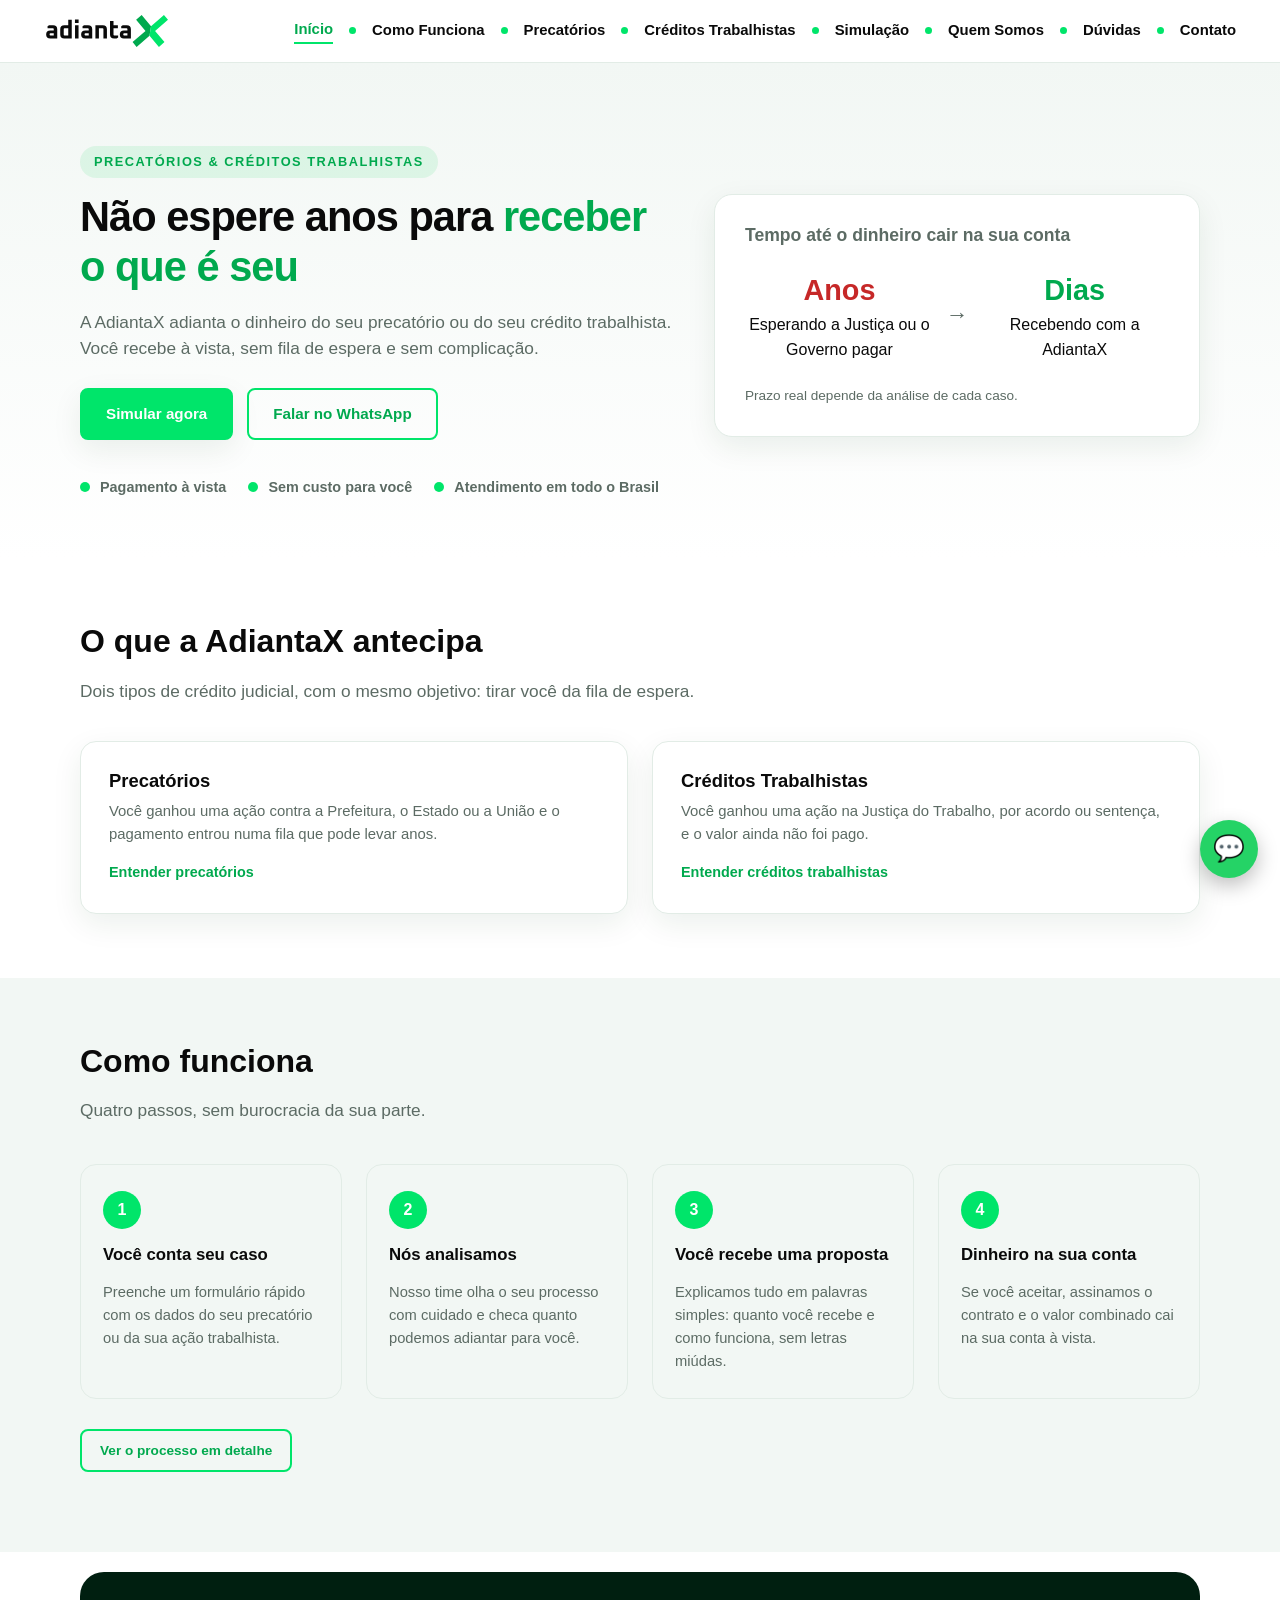
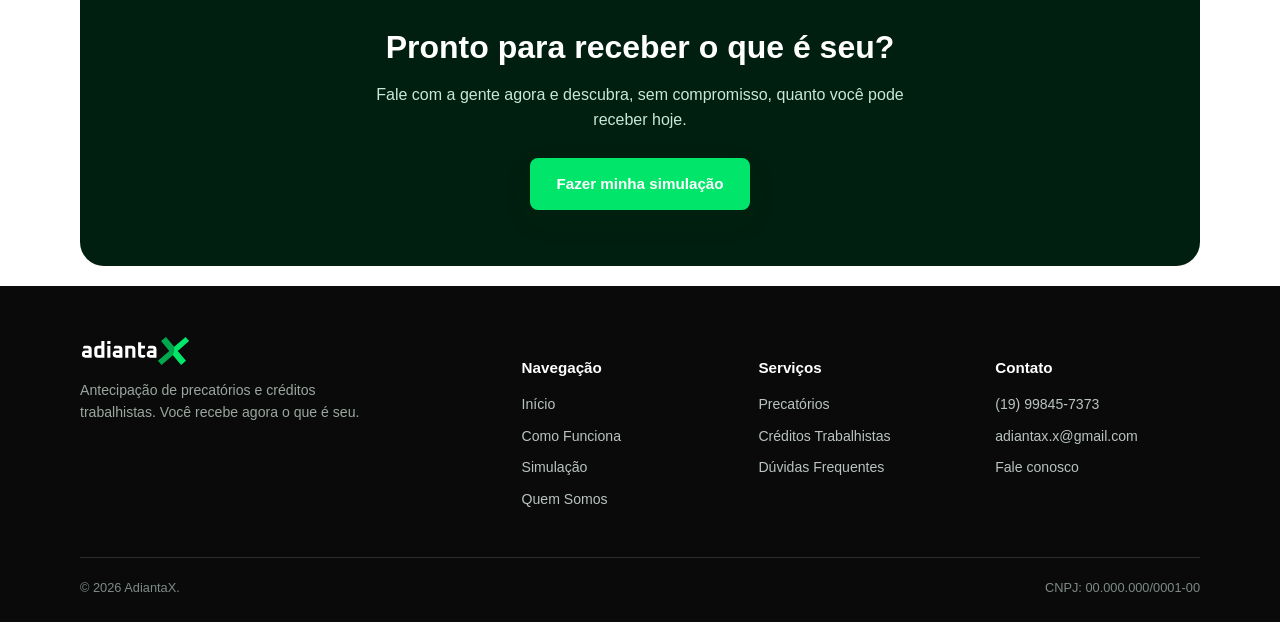
<file: index.html>
<!DOCTYPE html>
<html lang="pt-BR">
<head>
<meta charset="UTF-8">
<meta name="viewport" content="width=device-width, initial-scale=1.0">
<title>AdiantaX — Antecipação de Precatórios e Créditos Trabalhistas</title>
<meta name="description" content="Receba à vista o dinheiro do seu precatório ou crédito trabalhista, sem esperar anos na fila. Simulação gratuita e atendimento on-line em todo o Brasil.">
<link rel="canonical" href="https://adiantax.com.br/">
<meta name="robots" content="index, follow, max-image-preview:large">
<meta property="og:type" content="website">
<meta property="og:site_name" content="AdiantaX">
<meta property="og:locale" content="pt_BR">
<meta property="og:title" content="AdiantaX — Antecipação de Precatórios e Créditos Trabalhistas">
<meta property="og:description" content="Receba à vista o dinheiro do seu precatório ou crédito trabalhista, sem esperar anos na fila. Simulação gratuita e atendimento on-line em todo o Brasil.">
<meta property="og:url" content="https://adiantax.com.br/">
<meta property="og:image" content="https://adiantax.com.br/favicon-512.png">
<meta name="twitter:card" content="summary">
<meta name="theme-color" content="#00a94e">
<link rel="icon" type="image/png" sizes="192x192" href="/favicon.png">
<link rel="icon" type="image/svg+xml" href="/favicon.svg">
<link rel="apple-touch-icon" href="/favicon-512.png">
<link rel="stylesheet" href="/estilo.css">
<script type="application/ld+json">
{
  "@context": "https://schema.org",
  "@type": "FinancialService",
  "name": "AdiantaX",
  "url": "https://adiantax.com.br/",
  "logo": "https://adiantax.com.br/logo.svg",
  "image": "https://adiantax.com.br/favicon-512.png",
  "description": "Antecipação de precatórios e créditos trabalhistas. Pagamento à vista, sem custo para quem antecipa, atendimento on-line em todo o Brasil.",
  "email": "adiantax.x@gmail.com",
  "telephone": "+5519998457373",
  "areaServed": {
    "@type": "Country",
    "name": "Brasil"
  },
  "availableLanguage": "pt-BR",
  "openingHoursSpecification": [
    {
      "@type": "OpeningHoursSpecification",
      "dayOfWeek": [
        "Monday",
        "Tuesday",
        "Wednesday",
        "Thursday",
        "Friday"
      ],
      "opens": "09:00",
      "closes": "18:00"
    }
  ],
  "sameAs": []
}
</script>
</head>
<body>
<a class="pular" href="#conteudo">Pular para o conteúdo</a>
<header>
  <div class="nav-wrap">
    <a href="/" class="logo" aria-label="AdiantaX, página inicial"><img src="/logo.svg" alt="AdiantaX" width="276" height="75"></a>
    <nav aria-label="Navegação principal">
      <ul id="menuLista">
        <li><a class="navlink" href="/index.html" aria-current="page">Início</a></li>
        <li><a class="navlink" href="/como-funciona.html">Como Funciona</a></li>
        <li><a class="navlink" href="/precatorios.html">Precatórios</a></li>
        <li><a class="navlink" href="/creditos-trabalhistas.html">Créditos Trabalhistas</a></li>
        <li><a class="navlink" href="/simulacao.html">Simulação</a></li>
        <li><a class="navlink" href="/quem-somos.html">Quem Somos</a></li>
        <li><a class="navlink" href="/duvidas.html">Dúvidas</a></li>
        <li><a class="navlink" href="/contato.html">Contato</a></li>
      </ul>
    </nav>
    <button class="menu-toggle" id="menuBtn" aria-label="Abrir menu" aria-expanded="false" aria-controls="menuLista">☰</button>
  </div>
</header>
<main id="conteudo">
<section class="hero">
  <div class="container hero-grid">
    <div>
      <p class="eyebrow">Precatórios &amp; Créditos Trabalhistas</p>
      <h1>Não espere anos para <span class="destaque">receber o que é seu</span></h1>
      <p class="lead">A AdiantaX adianta o dinheiro do seu precatório ou do seu crédito trabalhista. Você recebe à vista, sem fila de espera e sem complicação.</p>
      <div class="hero-cta">
        <a href="/simulacao.html" class="btn btn-primary">Simular agora</a>
        <a href="https://wa.me/5519998457373" class="btn btn-outline" target="_blank" rel="noopener">Falar no WhatsApp</a>
      </div>
      <div class="hero-badges">
        <div class="badge"><span class="dot"></span>Pagamento à vista</div>
        <div class="badge"><span class="dot"></span>Sem custo para você</div>
        <div class="badge"><span class="dot"></span>Atendimento em todo o Brasil</div>
      </div>
    </div>
    <div class="hero-card">
      <h3>Tempo até o dinheiro cair na sua conta</h3>
      <div class="hero-compare">
        <div class="lado ruim">
          <div class="num">Anos</div>
          <div>Esperando a Justiça ou o Governo pagar</div>
        </div>
        <div class="seta" aria-hidden="true">→</div>
        <div class="lado bom">
          <div class="num">Dias</div>
          <div>Recebendo com a AdiantaX</div>
        </div>
      </div>
      <p style="color:var(--cinza);font-size:0.85rem;margin:0;">Prazo real depende da análise de cada caso.</p>
    </div>
  </div>
</section>

<section>
  <div class="container">
    <h2>O que a AdiantaX antecipa</h2>
    <p class="lead">Dois tipos de crédito judicial, com o mesmo objetivo: tirar você da fila de espera.</p>
    <div class="cards">
      <a class="card-link" href="/precatorios.html">
        <h3>Precatórios</h3>
        <p>Você ganhou uma ação contra a Prefeitura, o Estado ou a União e o pagamento entrou numa fila que pode levar anos.</p>
        <span>Entender precatórios</span>
      </a>
      <a class="card-link" href="/creditos-trabalhistas.html">
        <h3>Créditos Trabalhistas</h3>
        <p>Você ganhou uma ação na Justiça do Trabalho, por acordo ou sentença, e o valor ainda não foi pago.</p>
        <span>Entender créditos trabalhistas</span>
      </a>
    </div>
  </div>
</section>

<section class="section-alt">
  <div class="container">
    <h2>Como funciona</h2>
    <p class="lead">Quatro passos, sem burocracia da sua parte.</p>
    <div class="steps">
      <div class="step"><div class="stepnum">1</div><h3>Você conta seu caso</h3><p>Preenche um formulário rápido com os dados do seu precatório ou da sua ação trabalhista.</p></div>
      <div class="step"><div class="stepnum">2</div><h3>Nós analisamos</h3><p>Nosso time olha o seu processo com cuidado e checa quanto podemos adiantar para você.</p></div>
      <div class="step"><div class="stepnum">3</div><h3>Você recebe uma proposta</h3><p>Explicamos tudo em palavras simples: quanto você recebe e como funciona, sem letras miúdas.</p></div>
      <div class="step"><div class="stepnum">4</div><h3>Dinheiro na sua conta</h3><p>Se você aceitar, assinamos o contrato e o valor combinado cai na sua conta à vista.</p></div>
    </div>
    <p style="margin-top:30px;"><a class="btn btn-outline btn-sm" href="/como-funciona.html">Ver o processo em detalhe</a></p>
  </div>
</section>

<div class="container">
  <div class="cta-final">
    <h2>Pronto para receber o que é seu?</h2>
    <p>Fale com a gente agora e descubra, sem compromisso, quanto você pode receber hoje.</p>
    <a href="/simulacao.html" class="btn btn-primary">Fazer minha simulação</a>
  </div>
</div>
</main>
<footer>
  <div class="footer-grid">
    <div>
      <div class="logo" style="margin-bottom:14px;"><img src="/logo-branco.svg" alt="AdiantaX" width="276" height="75"></div>
      <p style="max-width:280px;color:#9aa79f;">Antecipação de precatórios e créditos trabalhistas. Você recebe agora o que é seu.</p>
    </div>
    <div>
      <h4>Navegação</h4>
      <ul>
        <li><a href="/">Início</a></li>
        <li><a href="/como-funciona.html">Como Funciona</a></li>
        <li><a href="/simulacao.html">Simulação</a></li>
        <li><a href="/quem-somos.html">Quem Somos</a></li>
      </ul>
    </div>
    <div>
      <h4>Serviços</h4>
      <ul>
        <li><a href="/precatorios.html">Precatórios</a></li>
        <li><a href="/creditos-trabalhistas.html">Créditos Trabalhistas</a></li>
        <li><a href="/duvidas.html">Dúvidas Frequentes</a></li>
      </ul>
    </div>
    <div>
      <h4>Contato</h4>
      <ul>
        <li><a href="tel:+5519998457373">(19) 99845-7373</a></li>
        <li><a href="mailto:adiantax.x@gmail.com">adiantax.x@gmail.com</a></li>
        <li><a href="/contato.html">Fale conosco</a></li>
      </ul>
    </div>
  </div>
  <div class="footer-bottom">
    <span>© 2026 AdiantaX.</span>
    <!-- TROQUE pelo CNPJ real antes de publicar. Um CNPJ zerado derruba a confiança do site. -->
    <span>CNPJ: 00.000.000/0001-00</span>
  </div>
</footer>

<a class="whatsapp-float" href="https://wa.me/5519998457373" target="_blank" rel="noopener" aria-label="Falar no WhatsApp">💬</a>
<script src="/menu.js" defer></script>
</body>
</html>
</file>
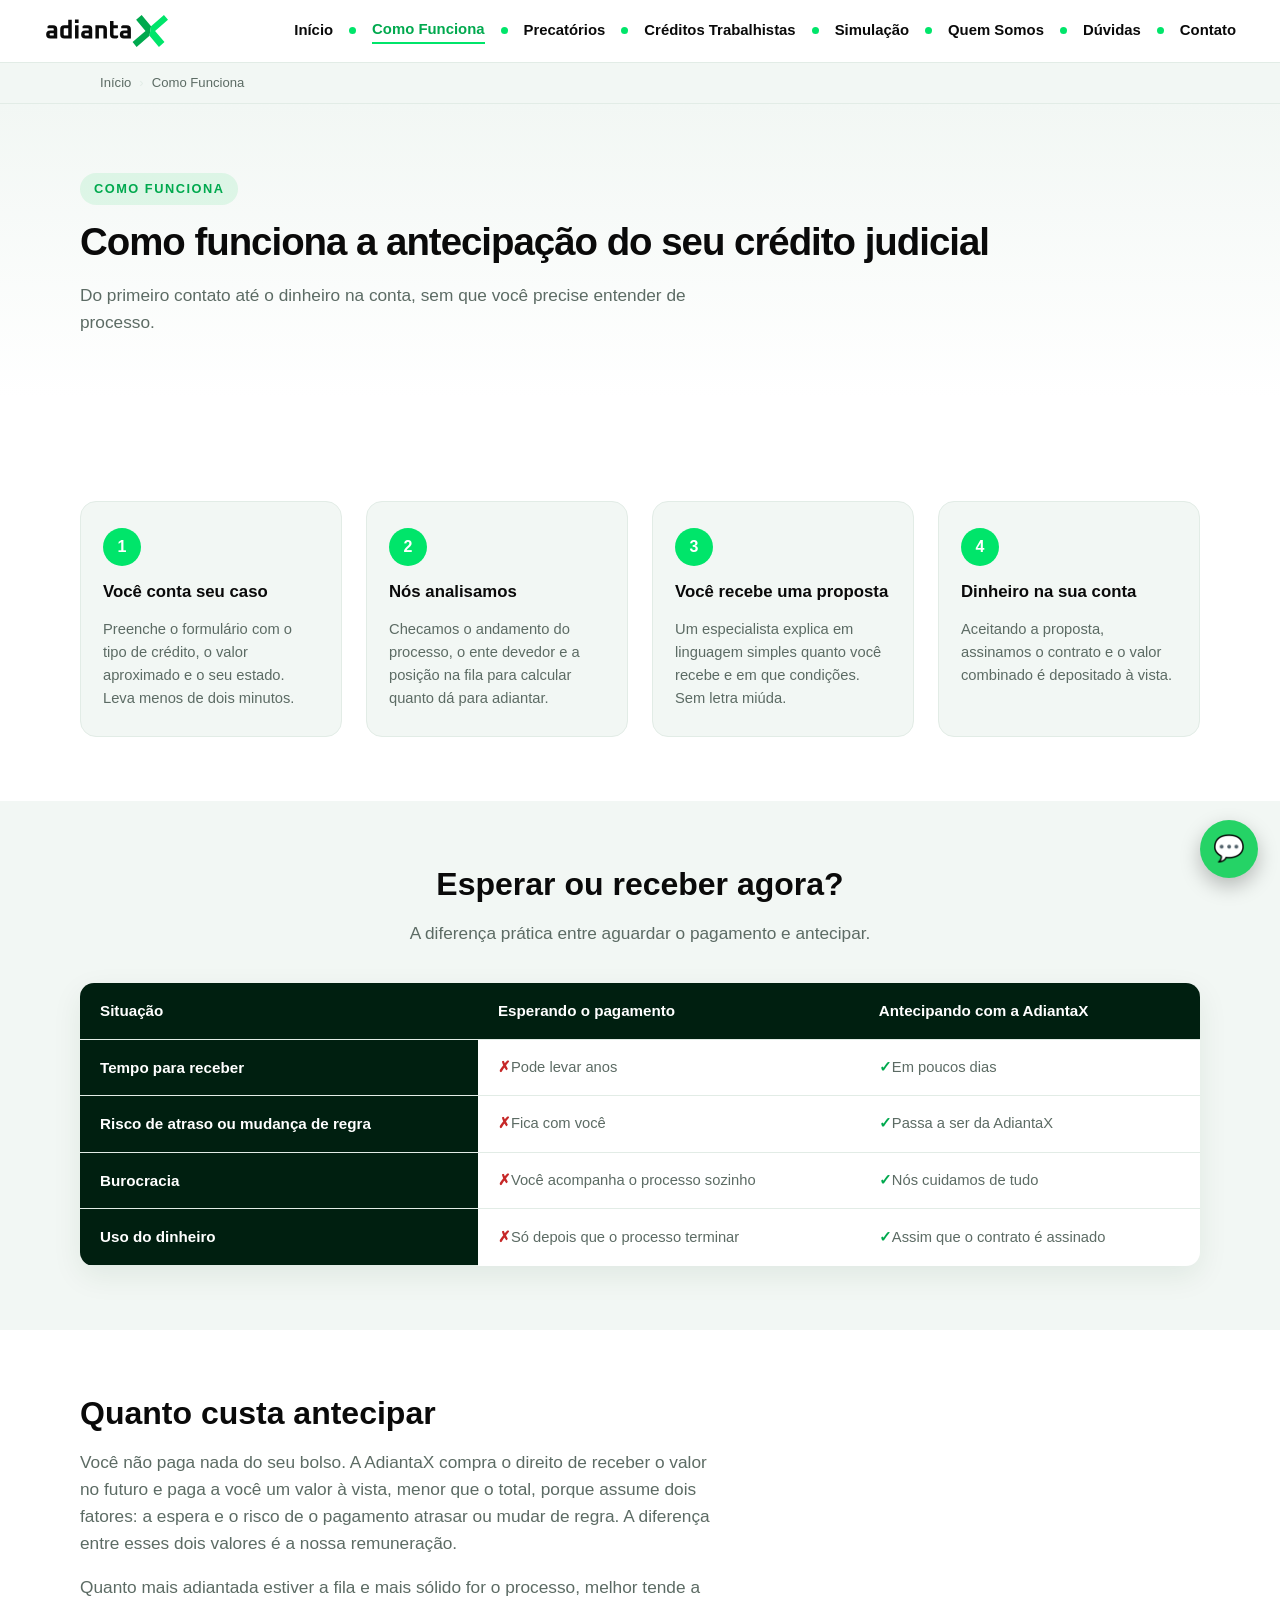
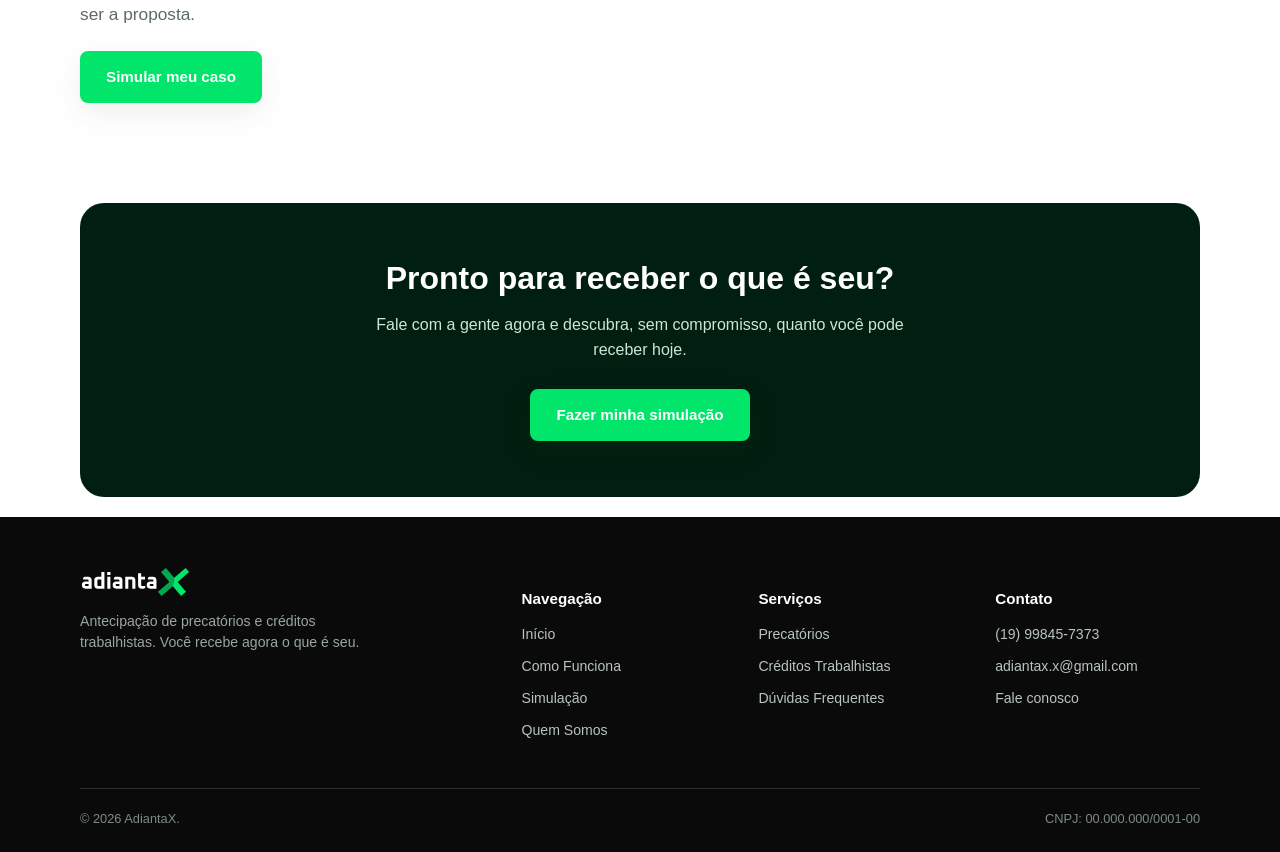
<file: como-funciona.html>
<!DOCTYPE html>
<html lang="pt-BR">
<head>
<meta charset="UTF-8">
<meta name="viewport" content="width=device-width, initial-scale=1.0">
<title>Como Funciona a Antecipação de Crédito Judicial | AdiantaX</title>
<meta name="description" content="Entenda passo a passo como antecipar um precatório ou crédito trabalhista: análise do processo, proposta sem compromisso, contrato e pagamento à vista.">
<link rel="canonical" href="https://adiantax.com.br/como-funciona.html">
<meta name="robots" content="index, follow, max-image-preview:large">
<meta property="og:type" content="website">
<meta property="og:site_name" content="AdiantaX">
<meta property="og:locale" content="pt_BR">
<meta property="og:title" content="Como Funciona a Antecipação de Crédito Judicial | AdiantaX">
<meta property="og:description" content="Entenda passo a passo como antecipar um precatório ou crédito trabalhista: análise do processo, proposta sem compromisso, contrato e pagamento à vista.">
<meta property="og:url" content="https://adiantax.com.br/como-funciona.html">
<meta property="og:image" content="https://adiantax.com.br/favicon-512.png">
<meta name="twitter:card" content="summary">
<meta name="theme-color" content="#00a94e">
<link rel="icon" type="image/png" sizes="192x192" href="/favicon.png">
<link rel="icon" type="image/svg+xml" href="/favicon.svg">
<link rel="apple-touch-icon" href="/favicon-512.png">
<link rel="stylesheet" href="/estilo.css">
<script type="application/ld+json">
{
  "@context": "https://schema.org",
  "@type": "FinancialService",
  "name": "AdiantaX",
  "url": "https://adiantax.com.br/",
  "logo": "https://adiantax.com.br/logo.svg",
  "image": "https://adiantax.com.br/favicon-512.png",
  "description": "Antecipação de precatórios e créditos trabalhistas. Pagamento à vista, sem custo para quem antecipa, atendimento on-line em todo o Brasil.",
  "email": "adiantax.x@gmail.com",
  "telephone": "+5519998457373",
  "areaServed": {
    "@type": "Country",
    "name": "Brasil"
  },
  "availableLanguage": "pt-BR",
  "openingHoursSpecification": [
    {
      "@type": "OpeningHoursSpecification",
      "dayOfWeek": [
        "Monday",
        "Tuesday",
        "Wednesday",
        "Thursday",
        "Friday"
      ],
      "opens": "09:00",
      "closes": "18:00"
    }
  ],
  "sameAs": []
}
</script>
<script type="application/ld+json">
{
  "@context": "https://schema.org",
  "@type": "BreadcrumbList",
  "itemListElement": [
    {
      "@type": "ListItem",
      "position": 1,
      "name": "Início",
      "item": "https://adiantax.com.br/"
    },
    {
      "@type": "ListItem",
      "position": 2,
      "name": "Como Funciona",
      "item": "https://adiantax.com.br/como-funciona.html"
    }
  ]
}
</script>
</head>
<body>
<a class="pular" href="#conteudo">Pular para o conteúdo</a>
<header>
  <div class="nav-wrap">
    <a href="/" class="logo" aria-label="AdiantaX, página inicial"><img src="/logo.svg" alt="AdiantaX" width="276" height="75"></a>
    <nav aria-label="Navegação principal">
      <ul id="menuLista">
        <li><a class="navlink" href="/index.html">Início</a></li>
        <li><a class="navlink" href="/como-funciona.html" aria-current="page">Como Funciona</a></li>
        <li><a class="navlink" href="/precatorios.html">Precatórios</a></li>
        <li><a class="navlink" href="/creditos-trabalhistas.html">Créditos Trabalhistas</a></li>
        <li><a class="navlink" href="/simulacao.html">Simulação</a></li>
        <li><a class="navlink" href="/quem-somos.html">Quem Somos</a></li>
        <li><a class="navlink" href="/duvidas.html">Dúvidas</a></li>
        <li><a class="navlink" href="/contato.html">Contato</a></li>
      </ul>
    </nav>
    <button class="menu-toggle" id="menuBtn" aria-label="Abrir menu" aria-expanded="false" aria-controls="menuLista">☰</button>
  </div>
</header>
<div class="trilha"><nav aria-label="Trilha de navegação"><ol>
    <li><a href="/">Início</a></li>
    <li><span aria-current="page">Como Funciona</span></li>
</ol></nav></div>
<main id="conteudo">
<section class="topo-pagina">
  <div class="container">
    <p class="eyebrow">Como Funciona</p>
    <h1>Como funciona a antecipação do seu crédito judicial</h1>
    <p class="lead">Do primeiro contato até o dinheiro na conta, sem que você precise entender de processo.</p>
  </div>
</section>

<section>
  <div class="container">
    <div class="steps">
      <div class="step"><div class="stepnum">1</div><h3>Você conta seu caso</h3><p>Preenche o formulário com o tipo de crédito, o valor aproximado e o seu estado. Leva menos de dois minutos.</p></div>
      <div class="step"><div class="stepnum">2</div><h3>Nós analisamos</h3><p>Checamos o andamento do processo, o ente devedor e a posição na fila para calcular quanto dá para adiantar.</p></div>
      <div class="step"><div class="stepnum">3</div><h3>Você recebe uma proposta</h3><p>Um especialista explica em linguagem simples quanto você recebe e em que condições. Sem letra miúda.</p></div>
      <div class="step"><div class="stepnum">4</div><h3>Dinheiro na sua conta</h3><p>Aceitando a proposta, assinamos o contrato e o valor combinado é depositado à vista.</p></div>
    </div>
  </div>
</section>

<section class="section-alt">
  <div class="container center" style="max-width:660px;">
    <h2>Esperar ou receber agora?</h2>
    <p class="lead center">A diferença prática entre aguardar o pagamento e antecipar.</p>
  </div>
  <div class="container">
    <table class="tabela-comp">
      <thead><tr><th scope="col">Situação</th><th scope="col">Esperando o pagamento</th><th scope="col">Antecipando com a AdiantaX</th></tr></thead>
      <tbody>
        <tr><th scope="row" style="font-weight:600;">Tempo para receber</th><td class="no">Pode levar anos</td><td class="ok">Em poucos dias</td></tr>
        <tr><th scope="row" style="font-weight:600;">Risco de atraso ou mudança de regra</th><td class="no">Fica com você</td><td class="ok">Passa a ser da AdiantaX</td></tr>
        <tr><th scope="row" style="font-weight:600;">Burocracia</th><td class="no">Você acompanha o processo sozinho</td><td class="ok">Nós cuidamos de tudo</td></tr>
        <tr><th scope="row" style="font-weight:600;">Uso do dinheiro</th><td class="no">Só depois que o processo terminar</td><td class="ok">Assim que o contrato é assinado</td></tr>
      </tbody>
    </table>
  </div>
</section>

<section>
  <div class="container">
    <h2>Quanto custa antecipar</h2>
    <p class="lead">Você não paga nada do seu bolso. A AdiantaX compra o direito de receber o valor no futuro e paga a você um valor à vista, menor que o total, porque assume dois fatores: a espera e o risco de o pagamento atrasar ou mudar de regra. A diferença entre esses dois valores é a nossa remuneração.</p>
    <p class="lead">Quanto mais adiantada estiver a fila e mais sólido for o processo, melhor tende a ser a proposta.</p>
    <p style="margin-top:24px;"><a class="btn btn-primary" href="/simulacao.html">Simular meu caso</a></p>
  </div>
</section>

<div class="container">
  <div class="cta-final">
    <h2>Pronto para receber o que é seu?</h2>
    <p>Fale com a gente agora e descubra, sem compromisso, quanto você pode receber hoje.</p>
    <a href="/simulacao.html" class="btn btn-primary">Fazer minha simulação</a>
  </div>
</div>
</main>
<footer>
  <div class="footer-grid">
    <div>
      <div class="logo" style="margin-bottom:14px;"><img src="/logo-branco.svg" alt="AdiantaX" width="276" height="75"></div>
      <p style="max-width:280px;color:#9aa79f;">Antecipação de precatórios e créditos trabalhistas. Você recebe agora o que é seu.</p>
    </div>
    <div>
      <h4>Navegação</h4>
      <ul>
        <li><a href="/">Início</a></li>
        <li><a href="/como-funciona.html">Como Funciona</a></li>
        <li><a href="/simulacao.html">Simulação</a></li>
        <li><a href="/quem-somos.html">Quem Somos</a></li>
      </ul>
    </div>
    <div>
      <h4>Serviços</h4>
      <ul>
        <li><a href="/precatorios.html">Precatórios</a></li>
        <li><a href="/creditos-trabalhistas.html">Créditos Trabalhistas</a></li>
        <li><a href="/duvidas.html">Dúvidas Frequentes</a></li>
      </ul>
    </div>
    <div>
      <h4>Contato</h4>
      <ul>
        <li><a href="tel:+5519998457373">(19) 99845-7373</a></li>
        <li><a href="mailto:adiantax.x@gmail.com">adiantax.x@gmail.com</a></li>
        <li><a href="/contato.html">Fale conosco</a></li>
      </ul>
    </div>
  </div>
  <div class="footer-bottom">
    <span>© 2026 AdiantaX.</span>
    <!-- TROQUE pelo CNPJ real antes de publicar. Um CNPJ zerado derruba a confiança do site. -->
    <span>CNPJ: 00.000.000/0001-00</span>
  </div>
</footer>

<a class="whatsapp-float" href="https://wa.me/5519998457373" target="_blank" rel="noopener" aria-label="Falar no WhatsApp">💬</a>
<script src="/menu.js" defer></script>
</body>
</html>
</file>
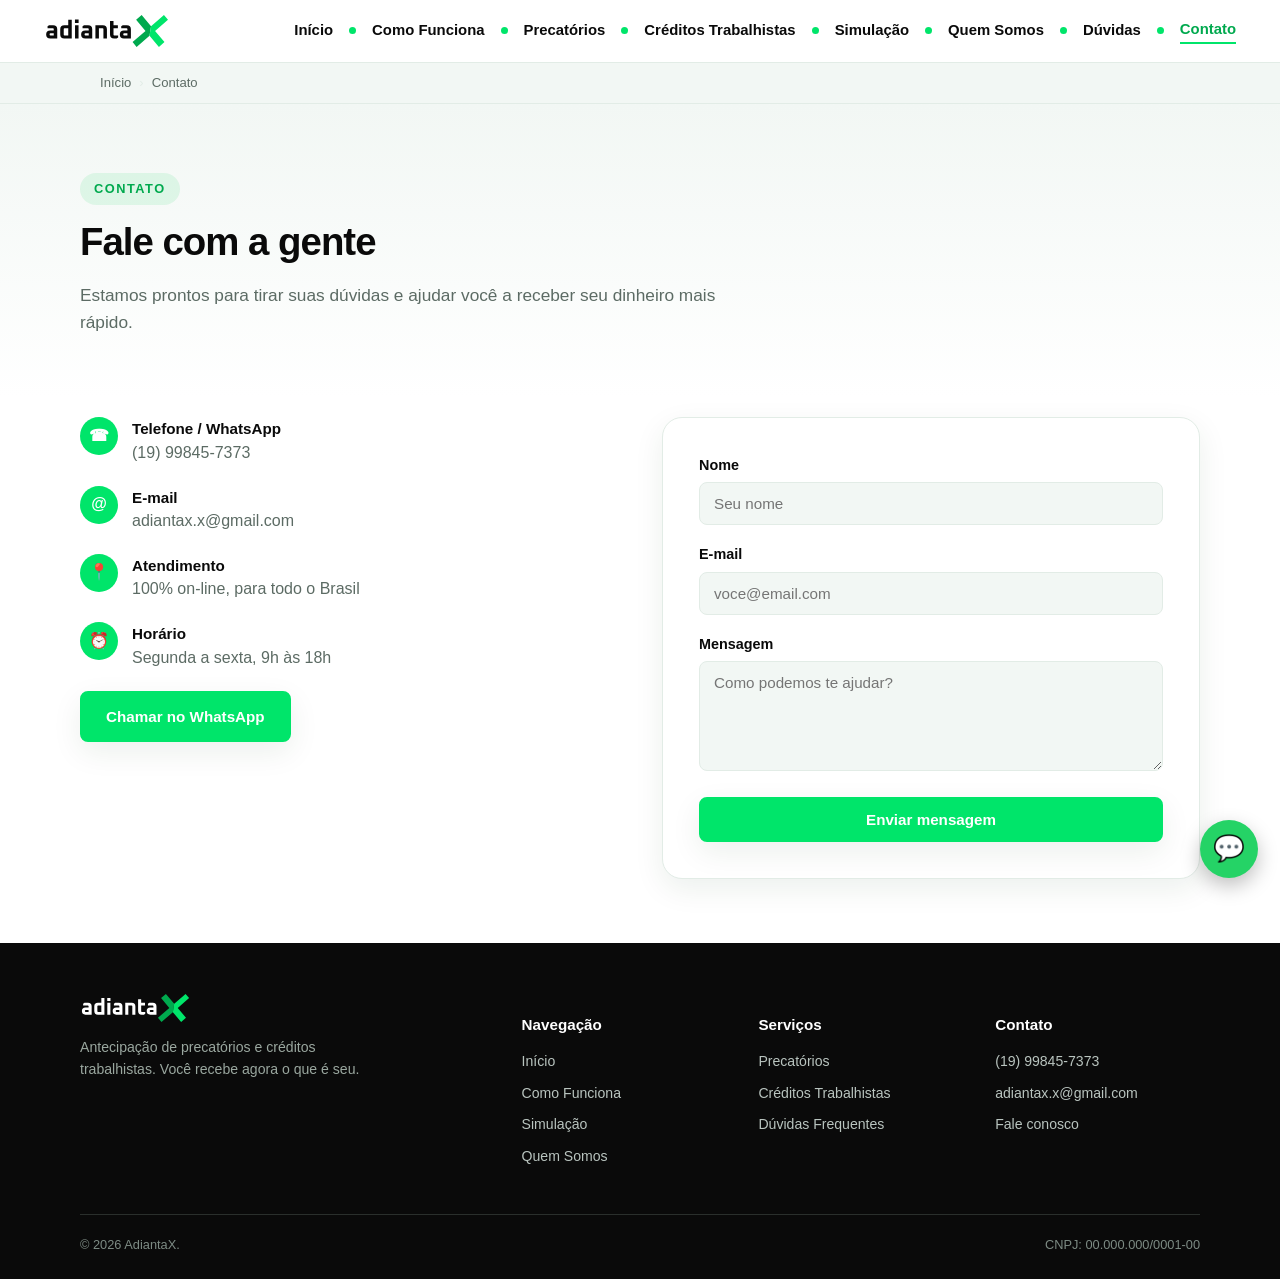
<file: contato.html>
<!DOCTYPE html>
<html lang="pt-BR">
<head>
<meta charset="UTF-8">
<meta name="viewport" content="width=device-width, initial-scale=1.0">
<title>Contato | AdiantaX</title>
<meta name="description" content="Fale com a AdiantaX por WhatsApp, telefone ou e-mail. Atendimento on-line para todo o Brasil, de segunda a sexta, das 9h às 18h.">
<link rel="canonical" href="https://adiantax.com.br/contato.html">
<meta name="robots" content="index, follow, max-image-preview:large">
<meta property="og:type" content="website">
<meta property="og:site_name" content="AdiantaX">
<meta property="og:locale" content="pt_BR">
<meta property="og:title" content="Contato | AdiantaX">
<meta property="og:description" content="Fale com a AdiantaX por WhatsApp, telefone ou e-mail. Atendimento on-line para todo o Brasil, de segunda a sexta, das 9h às 18h.">
<meta property="og:url" content="https://adiantax.com.br/contato.html">
<meta property="og:image" content="https://adiantax.com.br/favicon-512.png">
<meta name="twitter:card" content="summary">
<meta name="theme-color" content="#00a94e">
<link rel="icon" type="image/png" sizes="192x192" href="/favicon.png">
<link rel="icon" type="image/svg+xml" href="/favicon.svg">
<link rel="apple-touch-icon" href="/favicon-512.png">
<link rel="stylesheet" href="/estilo.css">
<script type="application/ld+json">
{
  "@context": "https://schema.org",
  "@type": "FinancialService",
  "name": "AdiantaX",
  "url": "https://adiantax.com.br/",
  "logo": "https://adiantax.com.br/logo.svg",
  "image": "https://adiantax.com.br/favicon-512.png",
  "description": "Antecipação de precatórios e créditos trabalhistas. Pagamento à vista, sem custo para quem antecipa, atendimento on-line em todo o Brasil.",
  "email": "adiantax.x@gmail.com",
  "telephone": "+5519998457373",
  "areaServed": {
    "@type": "Country",
    "name": "Brasil"
  },
  "availableLanguage": "pt-BR",
  "openingHoursSpecification": [
    {
      "@type": "OpeningHoursSpecification",
      "dayOfWeek": [
        "Monday",
        "Tuesday",
        "Wednesday",
        "Thursday",
        "Friday"
      ],
      "opens": "09:00",
      "closes": "18:00"
    }
  ],
  "sameAs": []
}
</script>
<script type="application/ld+json">
{
  "@context": "https://schema.org",
  "@type": "BreadcrumbList",
  "itemListElement": [
    {
      "@type": "ListItem",
      "position": 1,
      "name": "Início",
      "item": "https://adiantax.com.br/"
    },
    {
      "@type": "ListItem",
      "position": 2,
      "name": "Contato",
      "item": "https://adiantax.com.br/contato.html"
    }
  ]
}
</script>
</head>
<body>
<a class="pular" href="#conteudo">Pular para o conteúdo</a>
<header>
  <div class="nav-wrap">
    <a href="/" class="logo" aria-label="AdiantaX, página inicial"><img src="/logo.svg" alt="AdiantaX" width="276" height="75"></a>
    <nav aria-label="Navegação principal">
      <ul id="menuLista">
        <li><a class="navlink" href="/index.html">Início</a></li>
        <li><a class="navlink" href="/como-funciona.html">Como Funciona</a></li>
        <li><a class="navlink" href="/precatorios.html">Precatórios</a></li>
        <li><a class="navlink" href="/creditos-trabalhistas.html">Créditos Trabalhistas</a></li>
        <li><a class="navlink" href="/simulacao.html">Simulação</a></li>
        <li><a class="navlink" href="/quem-somos.html">Quem Somos</a></li>
        <li><a class="navlink" href="/duvidas.html">Dúvidas</a></li>
        <li><a class="navlink" href="/contato.html" aria-current="page">Contato</a></li>
      </ul>
    </nav>
    <button class="menu-toggle" id="menuBtn" aria-label="Abrir menu" aria-expanded="false" aria-controls="menuLista">☰</button>
  </div>
</header>
<div class="trilha"><nav aria-label="Trilha de navegação"><ol>
    <li><a href="/">Início</a></li>
    <li><span aria-current="page">Contato</span></li>
</ol></nav></div>
<main id="conteudo">
<section class="topo-pagina">
  <div class="container">
    <p class="eyebrow">Contato</p>
    <h1>Fale com a gente</h1>
    <p class="lead">Estamos prontos para tirar suas dúvidas e ajudar você a receber seu dinheiro mais rápido.</p>
  </div>
</section>

<section style="padding-top:20px;">
  <div class="container contato-grid">
    <div>
      <ul class="contato-info">
        <li><span class="icone" aria-hidden="true">☎</span><div><strong>Telefone / WhatsApp</strong><a href="tel:+5519998457373">(19) 99845-7373</a></div></li>
        <li><span class="icone" aria-hidden="true">@</span><div><strong>E-mail</strong><a href="mailto:adiantax.x@gmail.com">adiantax.x@gmail.com</a></div></li>
        <li><span class="icone" aria-hidden="true">📍</span><div><strong>Atendimento</strong>100% on-line, para todo o Brasil</div></li>
        <li><span class="icone" aria-hidden="true">⏰</span><div><strong>Horário</strong>Segunda a sexta, 9h às 18h</div></li>
      </ul>
      <a href="https://wa.me/5519998457373" class="btn btn-primary" target="_blank" rel="noopener">Chamar no WhatsApp</a>
    </div>
    <form class="sim-box" style="margin:0;" action="https://formsubmit.co/adiantax.x@gmail.com" method="POST">
      <input type="hidden" name="_subject" value="Nova mensagem de contato — AdiantaX">
      <input type="hidden" name="_template" value="table">
      <input type="hidden" name="_captcha" value="false">
      <input type="hidden" name="_next" value="https://adiantax.com.br/obrigado.html">
      <input type="text" name="_honey" style="display:none" tabindex="-1" autocomplete="off">
      <div class="form-row">
        <label for="c-nome">Nome</label>
        <input type="text" id="c-nome" name="Nome" placeholder="Seu nome" autocomplete="name" required>
      </div>
      <div class="form-row">
        <label for="c-email">E-mail</label>
        <input type="email" id="c-email" name="E-mail" placeholder="voce@email.com" autocomplete="email" required>
      </div>
      <div class="form-row">
        <label for="c-msg">Mensagem</label>
        <textarea id="c-msg" name="Mensagem" placeholder="Como podemos te ajudar?" required></textarea>
      </div>
      <button type="submit" class="btn btn-primary" style="width:100%;">Enviar mensagem</button>
    </form>
  </div>
</section>
</main>
<footer>
  <div class="footer-grid">
    <div>
      <div class="logo" style="margin-bottom:14px;"><img src="/logo-branco.svg" alt="AdiantaX" width="276" height="75"></div>
      <p style="max-width:280px;color:#9aa79f;">Antecipação de precatórios e créditos trabalhistas. Você recebe agora o que é seu.</p>
    </div>
    <div>
      <h4>Navegação</h4>
      <ul>
        <li><a href="/">Início</a></li>
        <li><a href="/como-funciona.html">Como Funciona</a></li>
        <li><a href="/simulacao.html">Simulação</a></li>
        <li><a href="/quem-somos.html">Quem Somos</a></li>
      </ul>
    </div>
    <div>
      <h4>Serviços</h4>
      <ul>
        <li><a href="/precatorios.html">Precatórios</a></li>
        <li><a href="/creditos-trabalhistas.html">Créditos Trabalhistas</a></li>
        <li><a href="/duvidas.html">Dúvidas Frequentes</a></li>
      </ul>
    </div>
    <div>
      <h4>Contato</h4>
      <ul>
        <li><a href="tel:+5519998457373">(19) 99845-7373</a></li>
        <li><a href="mailto:adiantax.x@gmail.com">adiantax.x@gmail.com</a></li>
        <li><a href="/contato.html">Fale conosco</a></li>
      </ul>
    </div>
  </div>
  <div class="footer-bottom">
    <span>© 2026 AdiantaX.</span>
    <!-- TROQUE pelo CNPJ real antes de publicar. Um CNPJ zerado derruba a confiança do site. -->
    <span>CNPJ: 00.000.000/0001-00</span>
  </div>
</footer>

<a class="whatsapp-float" href="https://wa.me/5519998457373" target="_blank" rel="noopener" aria-label="Falar no WhatsApp">💬</a>
<script src="/menu.js" defer></script>
</body>
</html>
</file>
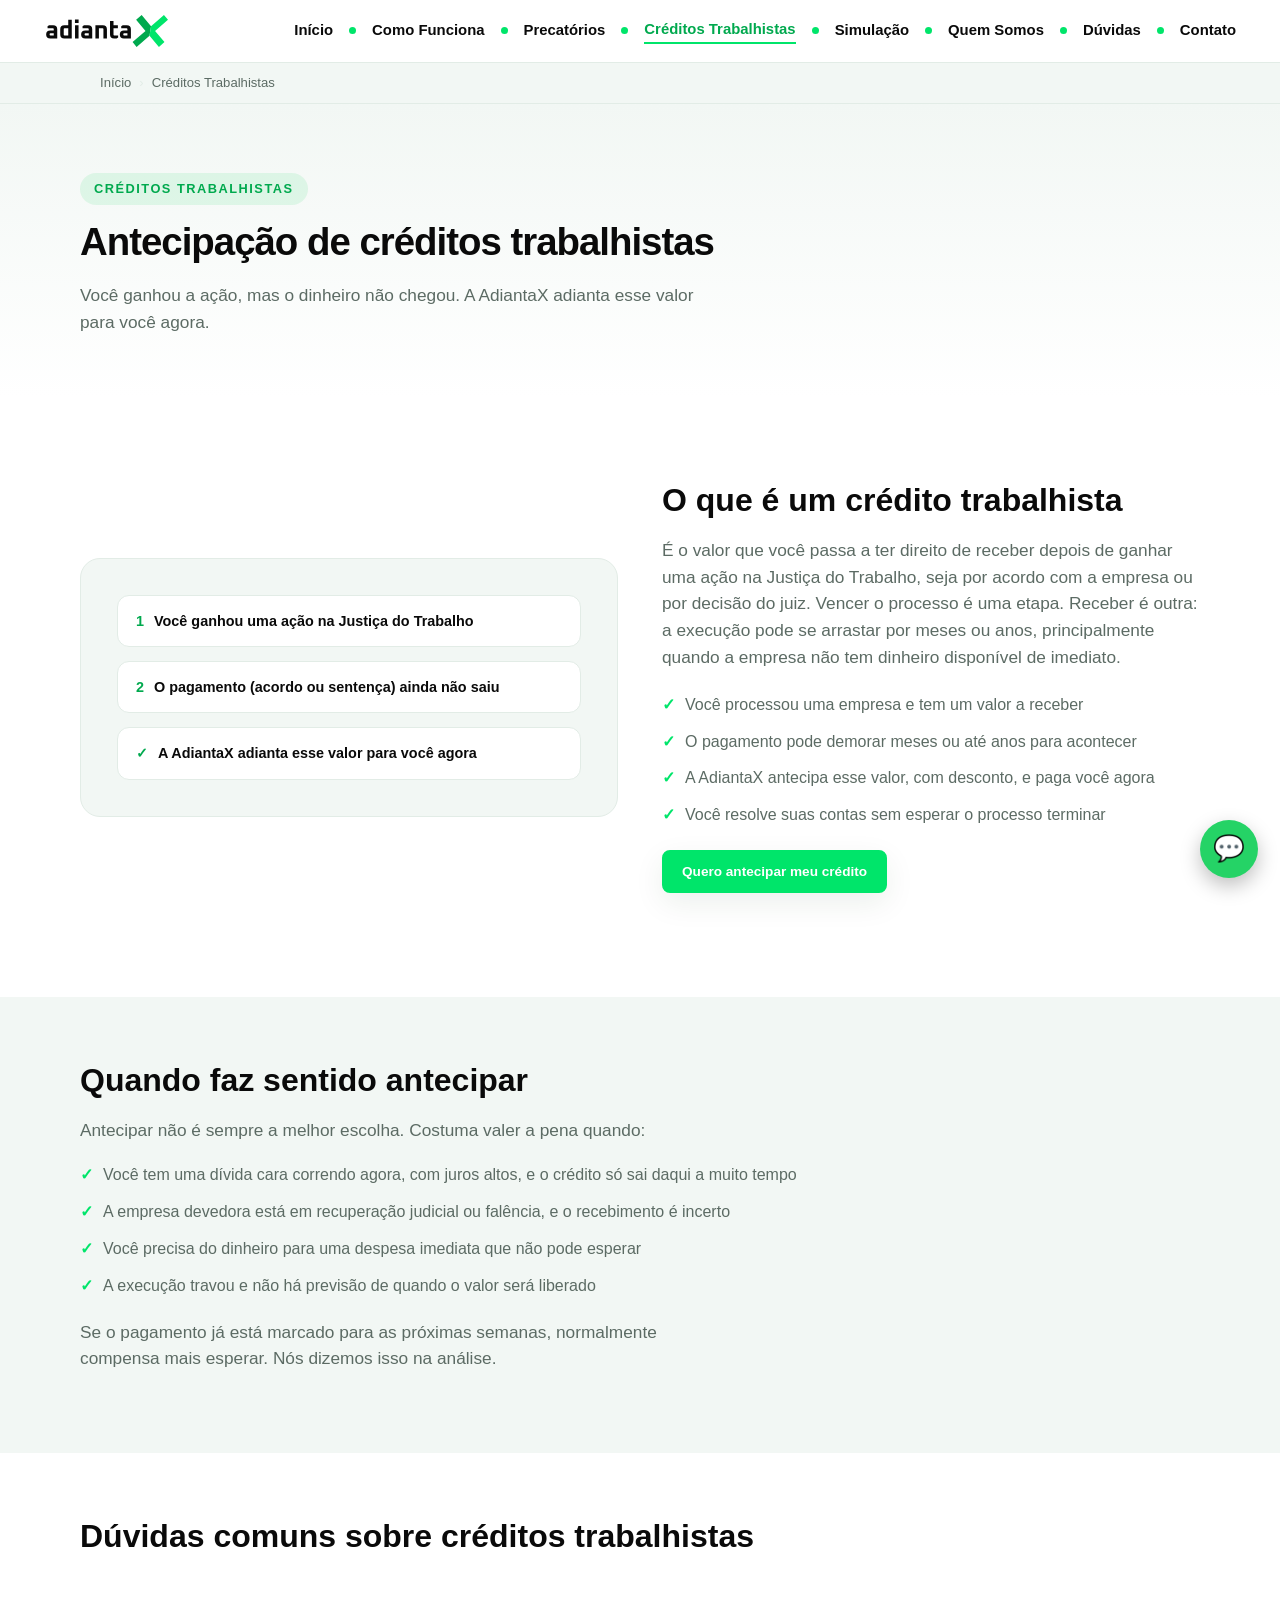
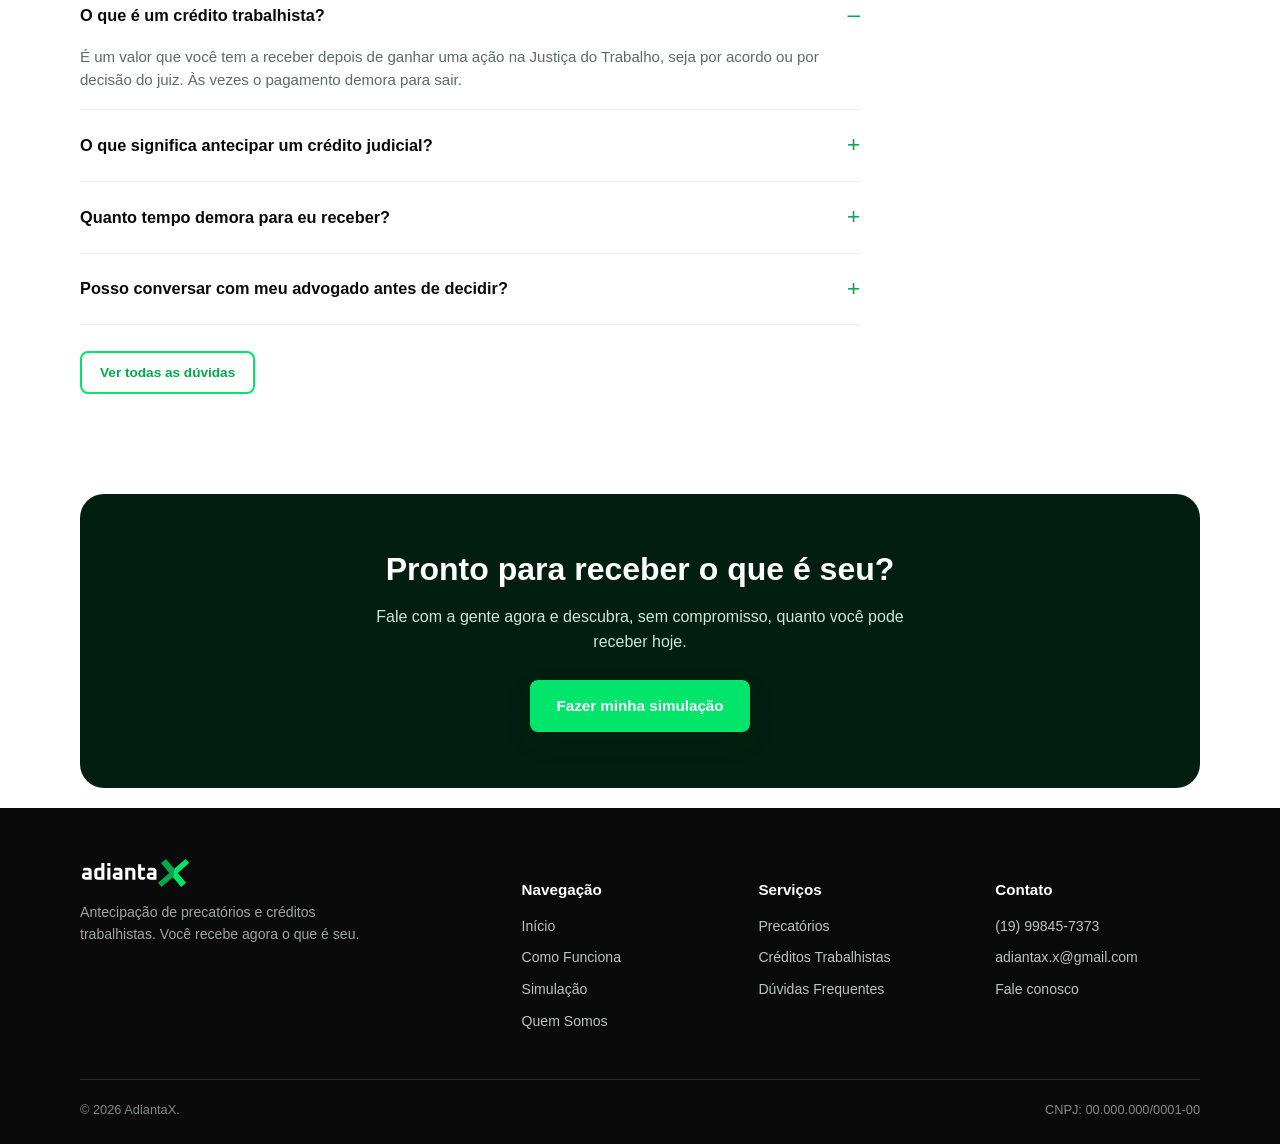
<file: creditos-trabalhistas.html>
<!DOCTYPE html>
<html lang="pt-BR">
<head>
<meta charset="UTF-8">
<meta name="viewport" content="width=device-width, initial-scale=1.0">
<title>Antecipação de Créditos Trabalhistas | AdiantaX</title>
<meta name="description" content="Ganhou uma ação na Justiça do Trabalho e o pagamento não sai? A AdiantaX antecipa o seu crédito trabalhista e paga à vista, sem custo para você.">
<link rel="canonical" href="https://adiantax.com.br/creditos-trabalhistas.html">
<meta name="robots" content="index, follow, max-image-preview:large">
<meta property="og:type" content="website">
<meta property="og:site_name" content="AdiantaX">
<meta property="og:locale" content="pt_BR">
<meta property="og:title" content="Antecipação de Créditos Trabalhistas | AdiantaX">
<meta property="og:description" content="Ganhou uma ação na Justiça do Trabalho e o pagamento não sai? A AdiantaX antecipa o seu crédito trabalhista e paga à vista, sem custo para você.">
<meta property="og:url" content="https://adiantax.com.br/creditos-trabalhistas.html">
<meta property="og:image" content="https://adiantax.com.br/favicon-512.png">
<meta name="twitter:card" content="summary">
<meta name="theme-color" content="#00a94e">
<link rel="icon" type="image/png" sizes="192x192" href="/favicon.png">
<link rel="icon" type="image/svg+xml" href="/favicon.svg">
<link rel="apple-touch-icon" href="/favicon-512.png">
<link rel="stylesheet" href="/estilo.css">
<script type="application/ld+json">
{
  "@context": "https://schema.org",
  "@type": "FinancialService",
  "name": "AdiantaX",
  "url": "https://adiantax.com.br/",
  "logo": "https://adiantax.com.br/logo.svg",
  "image": "https://adiantax.com.br/favicon-512.png",
  "description": "Antecipação de precatórios e créditos trabalhistas. Pagamento à vista, sem custo para quem antecipa, atendimento on-line em todo o Brasil.",
  "email": "adiantax.x@gmail.com",
  "telephone": "+5519998457373",
  "areaServed": {
    "@type": "Country",
    "name": "Brasil"
  },
  "availableLanguage": "pt-BR",
  "openingHoursSpecification": [
    {
      "@type": "OpeningHoursSpecification",
      "dayOfWeek": [
        "Monday",
        "Tuesday",
        "Wednesday",
        "Thursday",
        "Friday"
      ],
      "opens": "09:00",
      "closes": "18:00"
    }
  ],
  "sameAs": []
}
</script>
<script type="application/ld+json">
{
  "@context": "https://schema.org",
  "@type": "BreadcrumbList",
  "itemListElement": [
    {
      "@type": "ListItem",
      "position": 1,
      "name": "Início",
      "item": "https://adiantax.com.br/"
    },
    {
      "@type": "ListItem",
      "position": 2,
      "name": "Créditos Trabalhistas",
      "item": "https://adiantax.com.br/creditos-trabalhistas.html"
    }
  ]
}
</script>
<script type="application/ld+json">
{
  "@context": "https://schema.org",
  "@type": "Service",
  "serviceType": "Antecipação de créditos trabalhistas",
  "name": "Antecipação de créditos trabalhistas",
  "description": "Compra e antecipação de créditos trabalhistas reconhecidos por acordo ou sentença, com pagamento à vista ao credor.",
  "url": "https://adiantax.com.br/creditos-trabalhistas.html",
  "provider": {
    "@type": "FinancialService",
    "name": "AdiantaX",
    "url": "https://adiantax.com.br/"
  },
  "areaServed": {
    "@type": "Country",
    "name": "Brasil"
  }
}
</script>
</head>
<body>
<a class="pular" href="#conteudo">Pular para o conteúdo</a>
<header>
  <div class="nav-wrap">
    <a href="/" class="logo" aria-label="AdiantaX, página inicial"><img src="/logo.svg" alt="AdiantaX" width="276" height="75"></a>
    <nav aria-label="Navegação principal">
      <ul id="menuLista">
        <li><a class="navlink" href="/index.html">Início</a></li>
        <li><a class="navlink" href="/como-funciona.html">Como Funciona</a></li>
        <li><a class="navlink" href="/precatorios.html">Precatórios</a></li>
        <li><a class="navlink" href="/creditos-trabalhistas.html" aria-current="page">Créditos Trabalhistas</a></li>
        <li><a class="navlink" href="/simulacao.html">Simulação</a></li>
        <li><a class="navlink" href="/quem-somos.html">Quem Somos</a></li>
        <li><a class="navlink" href="/duvidas.html">Dúvidas</a></li>
        <li><a class="navlink" href="/contato.html">Contato</a></li>
      </ul>
    </nav>
    <button class="menu-toggle" id="menuBtn" aria-label="Abrir menu" aria-expanded="false" aria-controls="menuLista">☰</button>
  </div>
</header>
<div class="trilha"><nav aria-label="Trilha de navegação"><ol>
    <li><a href="/">Início</a></li>
    <li><span aria-current="page">Créditos Trabalhistas</span></li>
</ol></nav></div>
<main id="conteudo">
<section class="topo-pagina">
  <div class="container">
    <p class="eyebrow">Créditos Trabalhistas</p>
    <h1>Antecipação de créditos trabalhistas</h1>
    <p class="lead">Você ganhou a ação, mas o dinheiro não chegou. A AdiantaX adianta esse valor para você agora.</p>
  </div>
</section>

<section>
  <div class="container">
    <div class="produto">
      <div class="produto-visual">
        <div class="pill"><span class="icone" aria-hidden="true">1</span> Você ganhou uma ação na Justiça do Trabalho</div>
        <div class="pill"><span class="icone" aria-hidden="true">2</span> O pagamento (acordo ou sentença) ainda não saiu</div>
        <div class="pill"><span class="icone" aria-hidden="true">✓</span> A AdiantaX adianta esse valor para você agora</div>
      </div>
      <div>
        <h2>O que é um crédito trabalhista</h2>
        <p class="lead">É o valor que você passa a ter direito de receber depois de ganhar uma ação na Justiça do Trabalho, seja por acordo com a empresa ou por decisão do juiz. Vencer o processo é uma etapa. Receber é outra: a execução pode se arrastar por meses ou anos, principalmente quando a empresa não tem dinheiro disponível de imediato.</p>
        <ul class="check-list" style="margin-top:22px;">
          <li>Você processou uma empresa e tem um valor a receber</li>
          <li>O pagamento pode demorar meses ou até anos para acontecer</li>
          <li>A AdiantaX antecipa esse valor, com desconto, e paga você agora</li>
          <li>Você resolve suas contas sem esperar o processo terminar</li>
        </ul>
        <a href="/simulacao.html" class="btn btn-primary btn-sm" style="margin-top:10px;">Quero antecipar meu crédito</a>
      </div>
    </div>
  </div>
</section>

<section class="section-alt">
  <div class="container">
    <h2>Quando faz sentido antecipar</h2>
    <p class="lead">Antecipar não é sempre a melhor escolha. Costuma valer a pena quando:</p>
    <div style="max-width:720px;margin-top:20px;">
      <ul class="check-list">
        <li>Você tem uma dívida cara correndo agora, com juros altos, e o crédito só sai daqui a muito tempo</li>
        <li>A empresa devedora está em recuperação judicial ou falência, e o recebimento é incerto</li>
        <li>Você precisa do dinheiro para uma despesa imediata que não pode esperar</li>
        <li>A execução travou e não há previsão de quando o valor será liberado</li>
      </ul>
    </div>
    <p class="lead" style="margin-top:20px;">Se o pagamento já está marcado para as próximas semanas, normalmente compensa mais esperar. Nós dizemos isso na análise.</p>
  </div>
</section>

<section>
  <div class="container">
    <h2>Dúvidas comuns sobre créditos trabalhistas</h2>
    <div style="max-width:780px;margin-top:24px;">
    <details class="faq-item" open>
      <summary>O que é um crédito trabalhista?</summary>
      <p>É um valor que você tem a receber depois de ganhar uma ação na Justiça do Trabalho, seja por acordo ou por decisão do juiz. Às vezes o pagamento demora para sair.</p>
    </details>
    <details class="faq-item">
      <summary>O que significa antecipar um crédito judicial?</summary>
      <p>Significa receber o dinheiro agora, à vista, em vez de esperar o prazo normal. A AdiantaX paga um valor à vista por esse direito, um pouco menor do que o valor final, porque assume o risco e a espera no seu lugar.</p>
    </details>
    <details class="faq-item">
      <summary>Quanto tempo demora para eu receber?</summary>
      <p>Depois que a proposta é aceita e o contrato é assinado, o pagamento costuma acontecer em poucos dias.</p>
    </details>
    <details class="faq-item">
      <summary>Posso conversar com meu advogado antes de decidir?</summary>
      <p>Sim, e recomendamos. Você pode e deve conversar com seu advogado de confiança antes de fechar qualquer negócio.</p>
    </details>
    </div>
    <p style="margin-top:26px;"><a class="btn btn-outline btn-sm" href="/duvidas.html">Ver todas as dúvidas</a></p>
  </div>
</section>

<div class="container">
  <div class="cta-final">
    <h2>Pronto para receber o que é seu?</h2>
    <p>Fale com a gente agora e descubra, sem compromisso, quanto você pode receber hoje.</p>
    <a href="/simulacao.html" class="btn btn-primary">Fazer minha simulação</a>
  </div>
</div>
</main>
<footer>
  <div class="footer-grid">
    <div>
      <div class="logo" style="margin-bottom:14px;"><img src="/logo-branco.svg" alt="AdiantaX" width="276" height="75"></div>
      <p style="max-width:280px;color:#9aa79f;">Antecipação de precatórios e créditos trabalhistas. Você recebe agora o que é seu.</p>
    </div>
    <div>
      <h4>Navegação</h4>
      <ul>
        <li><a href="/">Início</a></li>
        <li><a href="/como-funciona.html">Como Funciona</a></li>
        <li><a href="/simulacao.html">Simulação</a></li>
        <li><a href="/quem-somos.html">Quem Somos</a></li>
      </ul>
    </div>
    <div>
      <h4>Serviços</h4>
      <ul>
        <li><a href="/precatorios.html">Precatórios</a></li>
        <li><a href="/creditos-trabalhistas.html">Créditos Trabalhistas</a></li>
        <li><a href="/duvidas.html">Dúvidas Frequentes</a></li>
      </ul>
    </div>
    <div>
      <h4>Contato</h4>
      <ul>
        <li><a href="tel:+5519998457373">(19) 99845-7373</a></li>
        <li><a href="mailto:adiantax.x@gmail.com">adiantax.x@gmail.com</a></li>
        <li><a href="/contato.html">Fale conosco</a></li>
      </ul>
    </div>
  </div>
  <div class="footer-bottom">
    <span>© 2026 AdiantaX.</span>
    <!-- TROQUE pelo CNPJ real antes de publicar. Um CNPJ zerado derruba a confiança do site. -->
    <span>CNPJ: 00.000.000/0001-00</span>
  </div>
</footer>

<a class="whatsapp-float" href="https://wa.me/5519998457373" target="_blank" rel="noopener" aria-label="Falar no WhatsApp">💬</a>
<script src="/menu.js" defer></script>
</body>
</html>
</file>
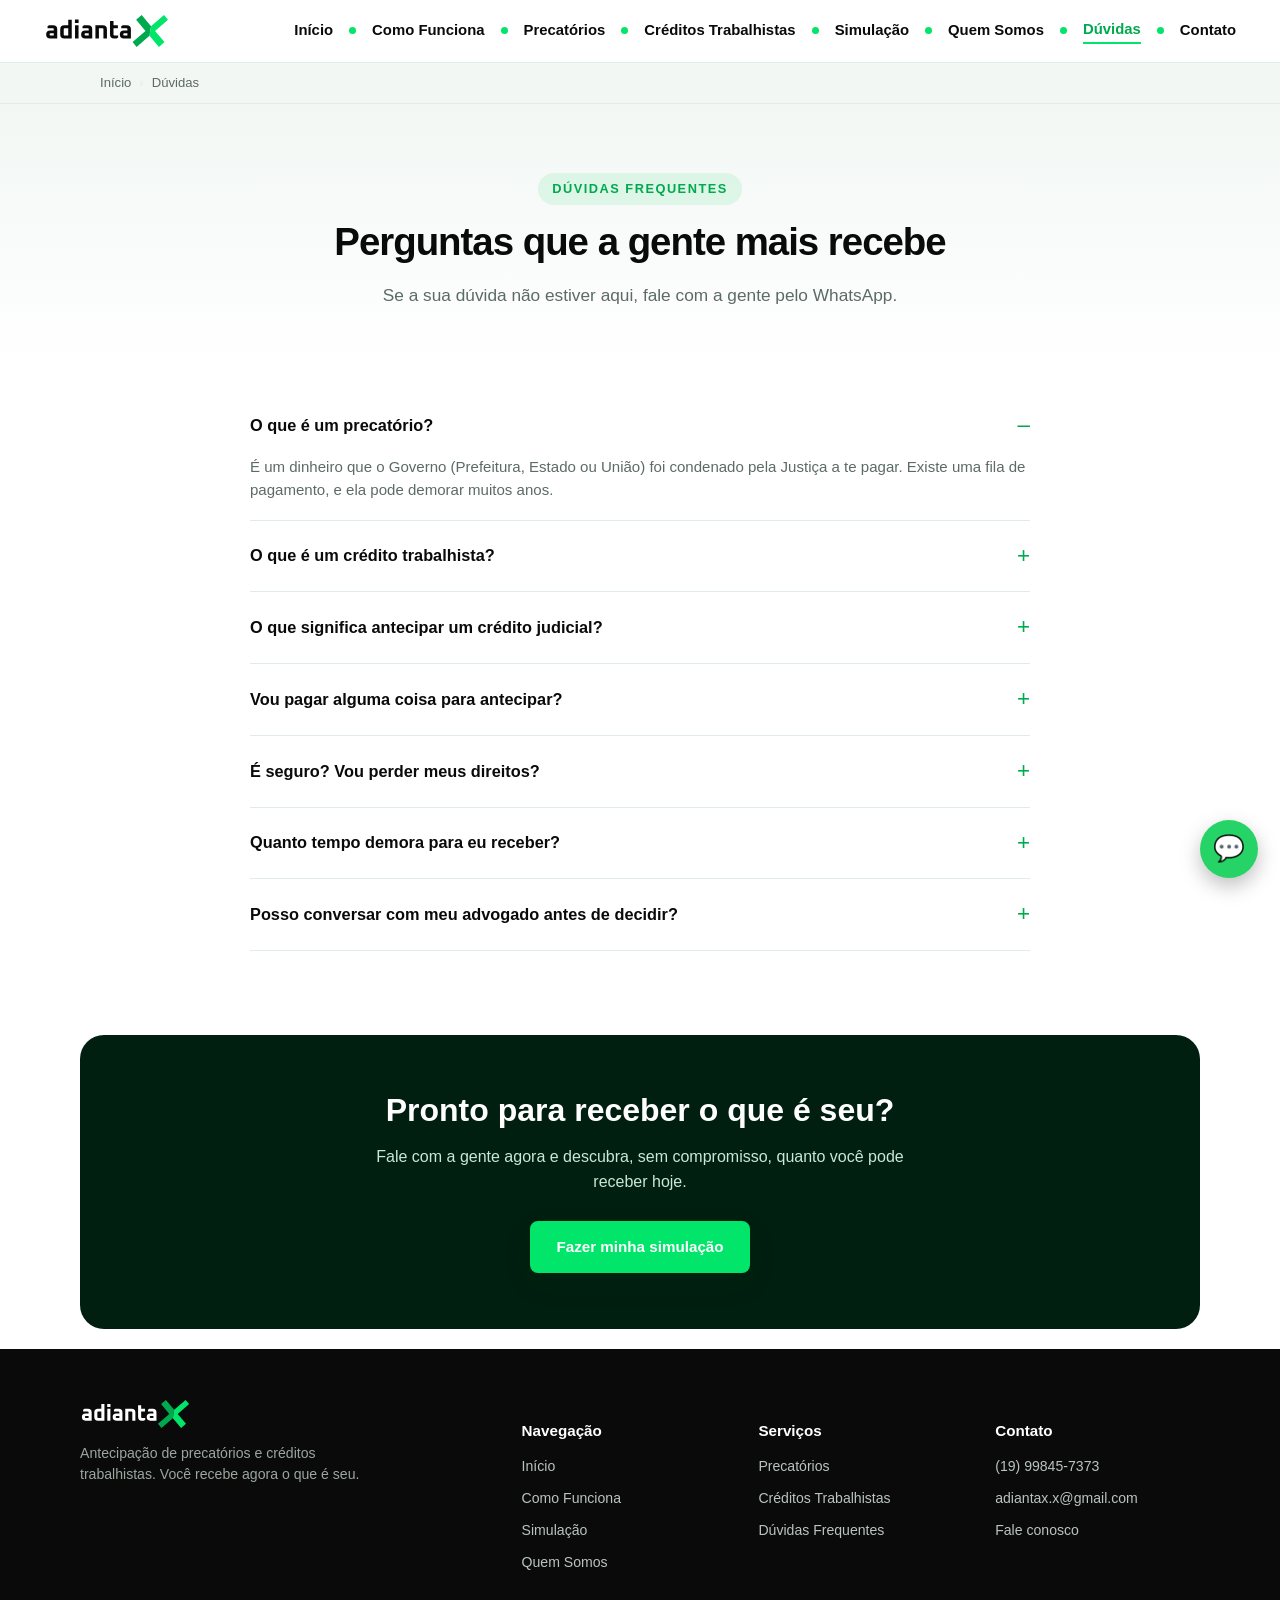
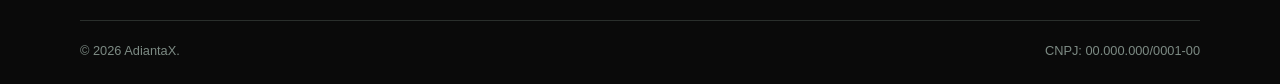
<file: duvidas.html>
<!DOCTYPE html>
<html lang="pt-BR">
<head>
<meta charset="UTF-8">
<meta name="viewport" content="width=device-width, initial-scale=1.0">
<title>Dúvidas Frequentes sobre Antecipação de Precatórios | AdiantaX</title>
<meta name="description" content="Respostas diretas sobre antecipação de precatórios e créditos trabalhistas: o que é, quanto custa, se é seguro e quanto tempo demora para receber.">
<link rel="canonical" href="https://adiantax.com.br/duvidas.html">
<meta name="robots" content="index, follow, max-image-preview:large">
<meta property="og:type" content="website">
<meta property="og:site_name" content="AdiantaX">
<meta property="og:locale" content="pt_BR">
<meta property="og:title" content="Dúvidas Frequentes sobre Antecipação de Precatórios | AdiantaX">
<meta property="og:description" content="Respostas diretas sobre antecipação de precatórios e créditos trabalhistas: o que é, quanto custa, se é seguro e quanto tempo demora para receber.">
<meta property="og:url" content="https://adiantax.com.br/duvidas.html">
<meta property="og:image" content="https://adiantax.com.br/favicon-512.png">
<meta name="twitter:card" content="summary">
<meta name="theme-color" content="#00a94e">
<link rel="icon" type="image/png" sizes="192x192" href="/favicon.png">
<link rel="icon" type="image/svg+xml" href="/favicon.svg">
<link rel="apple-touch-icon" href="/favicon-512.png">
<link rel="stylesheet" href="/estilo.css">
<script type="application/ld+json">
{
  "@context": "https://schema.org",
  "@type": "FinancialService",
  "name": "AdiantaX",
  "url": "https://adiantax.com.br/",
  "logo": "https://adiantax.com.br/logo.svg",
  "image": "https://adiantax.com.br/favicon-512.png",
  "description": "Antecipação de precatórios e créditos trabalhistas. Pagamento à vista, sem custo para quem antecipa, atendimento on-line em todo o Brasil.",
  "email": "adiantax.x@gmail.com",
  "telephone": "+5519998457373",
  "areaServed": {
    "@type": "Country",
    "name": "Brasil"
  },
  "availableLanguage": "pt-BR",
  "openingHoursSpecification": [
    {
      "@type": "OpeningHoursSpecification",
      "dayOfWeek": [
        "Monday",
        "Tuesday",
        "Wednesday",
        "Thursday",
        "Friday"
      ],
      "opens": "09:00",
      "closes": "18:00"
    }
  ],
  "sameAs": []
}
</script>
<script type="application/ld+json">
{
  "@context": "https://schema.org",
  "@type": "BreadcrumbList",
  "itemListElement": [
    {
      "@type": "ListItem",
      "position": 1,
      "name": "Início",
      "item": "https://adiantax.com.br/"
    },
    {
      "@type": "ListItem",
      "position": 2,
      "name": "Dúvidas",
      "item": "https://adiantax.com.br/duvidas.html"
    }
  ]
}
</script>
<script type="application/ld+json">
{
  "@context": "https://schema.org",
  "@type": "FAQPage",
  "mainEntity": [
    {
      "@type": "Question",
      "name": "O que é um precatório?",
      "acceptedAnswer": {
        "@type": "Answer",
        "text": "É um dinheiro que o Governo (Prefeitura, Estado ou União) foi condenado pela Justiça a te pagar. Existe uma fila de pagamento, e ela pode demorar muitos anos."
      }
    },
    {
      "@type": "Question",
      "name": "O que é um crédito trabalhista?",
      "acceptedAnswer": {
        "@type": "Answer",
        "text": "É um valor que você tem a receber depois de ganhar uma ação na Justiça do Trabalho, seja por acordo ou por decisão do juiz. Às vezes o pagamento demora para sair."
      }
    },
    {
      "@type": "Question",
      "name": "O que significa antecipar um crédito judicial?",
      "acceptedAnswer": {
        "@type": "Answer",
        "text": "Significa receber o dinheiro agora, à vista, em vez de esperar o prazo normal. A AdiantaX paga um valor à vista por esse direito, um pouco menor do que o valor final, porque assume o risco e a espera no seu lugar."
      }
    },
    {
      "@type": "Question",
      "name": "Vou pagar alguma coisa para antecipar?",
      "acceptedAnswer": {
        "@type": "Answer",
        "text": "Não. Você não paga nada do seu bolso. Todos os custos ficam por conta da AdiantaX."
      }
    },
    {
      "@type": "Question",
      "name": "É seguro? Vou perder meus direitos?",
      "acceptedAnswer": {
        "@type": "Answer",
        "text": "É seguro. Todo o processo é feito com contrato e acompanhamento, seguindo as regras da lei. Você só recebe o dinheiro depois de entender e aceitar a proposta."
      }
    },
    {
      "@type": "Question",
      "name": "Quanto tempo demora para eu receber?",
      "acceptedAnswer": {
        "@type": "Answer",
        "text": "Depois que a proposta é aceita e o contrato é assinado, o pagamento costuma acontecer em poucos dias."
      }
    },
    {
      "@type": "Question",
      "name": "Posso conversar com meu advogado antes de decidir?",
      "acceptedAnswer": {
        "@type": "Answer",
        "text": "Sim, e recomendamos. Você pode e deve conversar com seu advogado de confiança antes de fechar qualquer negócio."
      }
    }
  ]
}
</script>
</head>
<body>
<a class="pular" href="#conteudo">Pular para o conteúdo</a>
<header>
  <div class="nav-wrap">
    <a href="/" class="logo" aria-label="AdiantaX, página inicial"><img src="/logo.svg" alt="AdiantaX" width="276" height="75"></a>
    <nav aria-label="Navegação principal">
      <ul id="menuLista">
        <li><a class="navlink" href="/index.html">Início</a></li>
        <li><a class="navlink" href="/como-funciona.html">Como Funciona</a></li>
        <li><a class="navlink" href="/precatorios.html">Precatórios</a></li>
        <li><a class="navlink" href="/creditos-trabalhistas.html">Créditos Trabalhistas</a></li>
        <li><a class="navlink" href="/simulacao.html">Simulação</a></li>
        <li><a class="navlink" href="/quem-somos.html">Quem Somos</a></li>
        <li><a class="navlink" href="/duvidas.html" aria-current="page">Dúvidas</a></li>
        <li><a class="navlink" href="/contato.html">Contato</a></li>
      </ul>
    </nav>
    <button class="menu-toggle" id="menuBtn" aria-label="Abrir menu" aria-expanded="false" aria-controls="menuLista">☰</button>
  </div>
</header>
<div class="trilha"><nav aria-label="Trilha de navegação"><ol>
    <li><a href="/">Início</a></li>
    <li><span aria-current="page">Dúvidas</span></li>
</ol></nav></div>
<main id="conteudo">
<section class="topo-pagina">
  <div class="container center" style="max-width:660px;">
    <p class="eyebrow">Dúvidas Frequentes</p>
    <h1>Perguntas que a gente mais recebe</h1>
    <p class="lead center">Se a sua dúvida não estiver aqui, fale com a gente pelo WhatsApp.</p>
  </div>
</section>

<section style="padding-top:20px;">
  <div class="container" style="max-width:780px;">
    <details class="faq-item" open>
      <summary>O que é um precatório?</summary>
      <p>É um dinheiro que o Governo (Prefeitura, Estado ou União) foi condenado pela Justiça a te pagar. Existe uma fila de pagamento, e ela pode demorar muitos anos.</p>
    </details>
    <details class="faq-item">
      <summary>O que é um crédito trabalhista?</summary>
      <p>É um valor que você tem a receber depois de ganhar uma ação na Justiça do Trabalho, seja por acordo ou por decisão do juiz. Às vezes o pagamento demora para sair.</p>
    </details>
    <details class="faq-item">
      <summary>O que significa antecipar um crédito judicial?</summary>
      <p>Significa receber o dinheiro agora, à vista, em vez de esperar o prazo normal. A AdiantaX paga um valor à vista por esse direito, um pouco menor do que o valor final, porque assume o risco e a espera no seu lugar.</p>
    </details>
    <details class="faq-item">
      <summary>Vou pagar alguma coisa para antecipar?</summary>
      <p>Não. Você não paga nada do seu bolso. Todos os custos ficam por conta da AdiantaX.</p>
    </details>
    <details class="faq-item">
      <summary>É seguro? Vou perder meus direitos?</summary>
      <p>É seguro. Todo o processo é feito com contrato e acompanhamento, seguindo as regras da lei. Você só recebe o dinheiro depois de entender e aceitar a proposta.</p>
    </details>
    <details class="faq-item">
      <summary>Quanto tempo demora para eu receber?</summary>
      <p>Depois que a proposta é aceita e o contrato é assinado, o pagamento costuma acontecer em poucos dias.</p>
    </details>
    <details class="faq-item">
      <summary>Posso conversar com meu advogado antes de decidir?</summary>
      <p>Sim, e recomendamos. Você pode e deve conversar com seu advogado de confiança antes de fechar qualquer negócio.</p>
    </details>
  </div>
</section>

<div class="container">
  <div class="cta-final">
    <h2>Pronto para receber o que é seu?</h2>
    <p>Fale com a gente agora e descubra, sem compromisso, quanto você pode receber hoje.</p>
    <a href="/simulacao.html" class="btn btn-primary">Fazer minha simulação</a>
  </div>
</div>
</main>
<footer>
  <div class="footer-grid">
    <div>
      <div class="logo" style="margin-bottom:14px;"><img src="/logo-branco.svg" alt="AdiantaX" width="276" height="75"></div>
      <p style="max-width:280px;color:#9aa79f;">Antecipação de precatórios e créditos trabalhistas. Você recebe agora o que é seu.</p>
    </div>
    <div>
      <h4>Navegação</h4>
      <ul>
        <li><a href="/">Início</a></li>
        <li><a href="/como-funciona.html">Como Funciona</a></li>
        <li><a href="/simulacao.html">Simulação</a></li>
        <li><a href="/quem-somos.html">Quem Somos</a></li>
      </ul>
    </div>
    <div>
      <h4>Serviços</h4>
      <ul>
        <li><a href="/precatorios.html">Precatórios</a></li>
        <li><a href="/creditos-trabalhistas.html">Créditos Trabalhistas</a></li>
        <li><a href="/duvidas.html">Dúvidas Frequentes</a></li>
      </ul>
    </div>
    <div>
      <h4>Contato</h4>
      <ul>
        <li><a href="tel:+5519998457373">(19) 99845-7373</a></li>
        <li><a href="mailto:adiantax.x@gmail.com">adiantax.x@gmail.com</a></li>
        <li><a href="/contato.html">Fale conosco</a></li>
      </ul>
    </div>
  </div>
  <div class="footer-bottom">
    <span>© 2026 AdiantaX.</span>
    <!-- TROQUE pelo CNPJ real antes de publicar. Um CNPJ zerado derruba a confiança do site. -->
    <span>CNPJ: 00.000.000/0001-00</span>
  </div>
</footer>

<a class="whatsapp-float" href="https://wa.me/5519998457373" target="_blank" rel="noopener" aria-label="Falar no WhatsApp">💬</a>
<script src="/menu.js" defer></script>
</body>
</html>
</file>
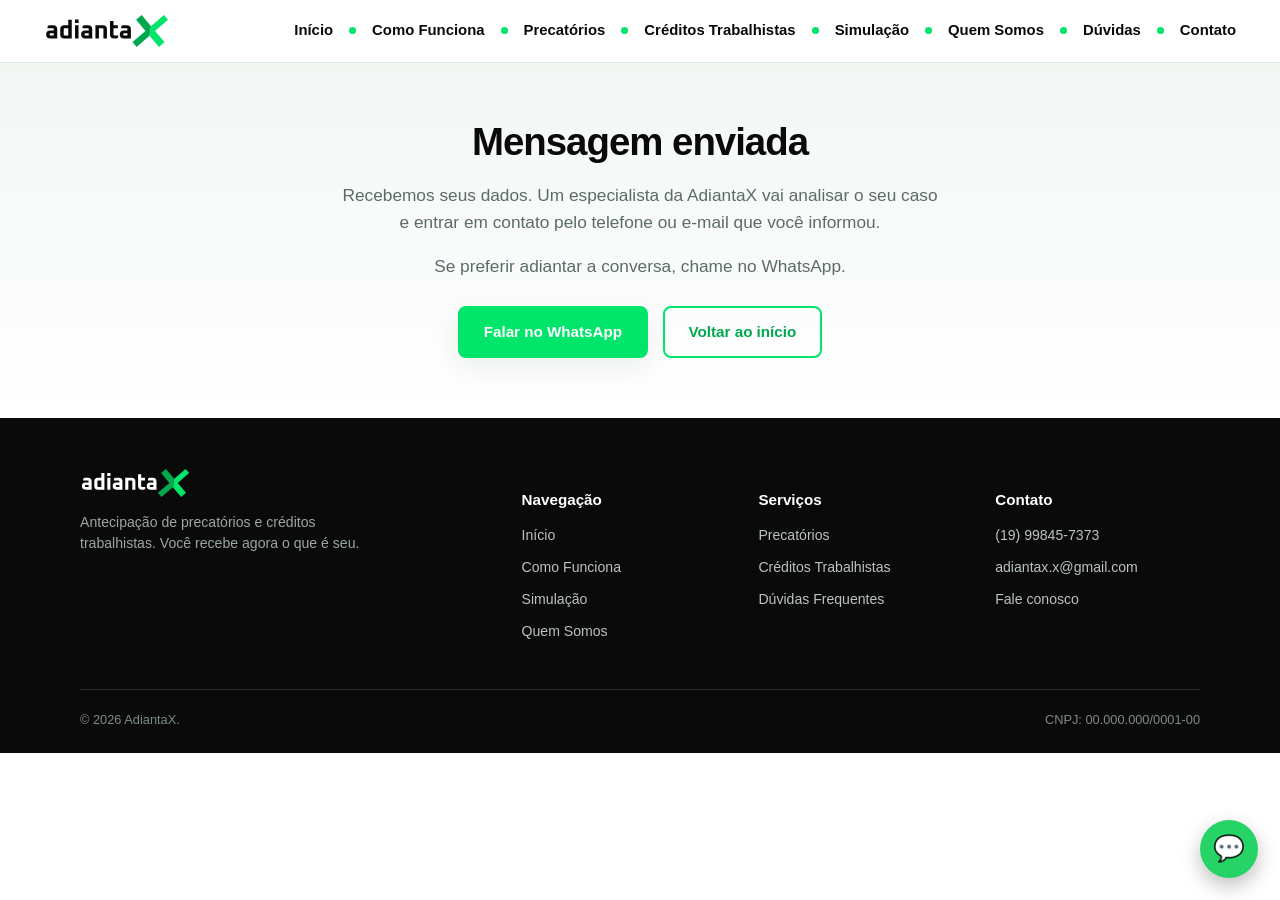
<file: obrigado.html>
<!DOCTYPE html>
<html lang="pt-BR">
<head>
<meta charset="UTF-8">
<meta name="viewport" content="width=device-width, initial-scale=1.0">
<title>Mensagem enviada | AdiantaX</title>
<meta name="description" content="Recebemos sua mensagem. Um especialista da AdiantaX entra em contato em breve.">
<link rel="canonical" href="https://adiantax.com.br/obrigado.html">
<meta name="robots" content="noindex, follow">
<meta property="og:type" content="website">
<meta property="og:site_name" content="AdiantaX">
<meta property="og:locale" content="pt_BR">
<meta property="og:title" content="Mensagem enviada | AdiantaX">
<meta property="og:description" content="Recebemos sua mensagem. Um especialista da AdiantaX entra em contato em breve.">
<meta property="og:url" content="https://adiantax.com.br/obrigado.html">
<meta property="og:image" content="https://adiantax.com.br/favicon-512.png">
<meta name="twitter:card" content="summary">
<meta name="theme-color" content="#00a94e">
<link rel="icon" type="image/png" sizes="192x192" href="/favicon.png">
<link rel="icon" type="image/svg+xml" href="/favicon.svg">
<link rel="apple-touch-icon" href="/favicon-512.png">
<link rel="stylesheet" href="/estilo.css">
<script type="application/ld+json">
{
  "@context": "https://schema.org",
  "@type": "FinancialService",
  "name": "AdiantaX",
  "url": "https://adiantax.com.br/",
  "logo": "https://adiantax.com.br/logo.svg",
  "image": "https://adiantax.com.br/favicon-512.png",
  "description": "Antecipação de precatórios e créditos trabalhistas. Pagamento à vista, sem custo para quem antecipa, atendimento on-line em todo o Brasil.",
  "email": "adiantax.x@gmail.com",
  "telephone": "+5519998457373",
  "areaServed": {
    "@type": "Country",
    "name": "Brasil"
  },
  "availableLanguage": "pt-BR",
  "openingHoursSpecification": [
    {
      "@type": "OpeningHoursSpecification",
      "dayOfWeek": [
        "Monday",
        "Tuesday",
        "Wednesday",
        "Thursday",
        "Friday"
      ],
      "opens": "09:00",
      "closes": "18:00"
    }
  ],
  "sameAs": []
}
</script>
</head>
<body>
<a class="pular" href="#conteudo">Pular para o conteúdo</a>
<header>
  <div class="nav-wrap">
    <a href="/" class="logo" aria-label="AdiantaX, página inicial"><img src="/logo.svg" alt="AdiantaX" width="276" height="75"></a>
    <nav aria-label="Navegação principal">
      <ul id="menuLista">
        <li><a class="navlink" href="/index.html">Início</a></li>
        <li><a class="navlink" href="/como-funciona.html">Como Funciona</a></li>
        <li><a class="navlink" href="/precatorios.html">Precatórios</a></li>
        <li><a class="navlink" href="/creditos-trabalhistas.html">Créditos Trabalhistas</a></li>
        <li><a class="navlink" href="/simulacao.html">Simulação</a></li>
        <li><a class="navlink" href="/quem-somos.html">Quem Somos</a></li>
        <li><a class="navlink" href="/duvidas.html">Dúvidas</a></li>
        <li><a class="navlink" href="/contato.html">Contato</a></li>
      </ul>
    </nav>
    <button class="menu-toggle" id="menuBtn" aria-label="Abrir menu" aria-expanded="false" aria-controls="menuLista">☰</button>
  </div>
</header>
<main id="conteudo">
<section class="topo-pagina">
  <div class="container center" style="max-width:600px;">
    <h1>Mensagem enviada</h1>
    <p class="lead center">Recebemos seus dados. Um especialista da AdiantaX vai analisar o seu caso e entrar em contato pelo telefone ou e-mail que você informou.</p>
    <p class="lead center">Se preferir adiantar a conversa, chame no WhatsApp.</p>
    <p style="margin-top:26px;">
      <a href="https://wa.me/5519998457373" class="btn btn-primary" target="_blank" rel="noopener">Falar no WhatsApp</a>
      <a href="/" class="btn btn-outline" style="margin-left:10px;">Voltar ao início</a>
    </p>
  </div>
</section>
</main>
<footer>
  <div class="footer-grid">
    <div>
      <div class="logo" style="margin-bottom:14px;"><img src="/logo-branco.svg" alt="AdiantaX" width="276" height="75"></div>
      <p style="max-width:280px;color:#9aa79f;">Antecipação de precatórios e créditos trabalhistas. Você recebe agora o que é seu.</p>
    </div>
    <div>
      <h4>Navegação</h4>
      <ul>
        <li><a href="/">Início</a></li>
        <li><a href="/como-funciona.html">Como Funciona</a></li>
        <li><a href="/simulacao.html">Simulação</a></li>
        <li><a href="/quem-somos.html">Quem Somos</a></li>
      </ul>
    </div>
    <div>
      <h4>Serviços</h4>
      <ul>
        <li><a href="/precatorios.html">Precatórios</a></li>
        <li><a href="/creditos-trabalhistas.html">Créditos Trabalhistas</a></li>
        <li><a href="/duvidas.html">Dúvidas Frequentes</a></li>
      </ul>
    </div>
    <div>
      <h4>Contato</h4>
      <ul>
        <li><a href="tel:+5519998457373">(19) 99845-7373</a></li>
        <li><a href="mailto:adiantax.x@gmail.com">adiantax.x@gmail.com</a></li>
        <li><a href="/contato.html">Fale conosco</a></li>
      </ul>
    </div>
  </div>
  <div class="footer-bottom">
    <span>© 2026 AdiantaX.</span>
    <!-- TROQUE pelo CNPJ real antes de publicar. Um CNPJ zerado derruba a confiança do site. -->
    <span>CNPJ: 00.000.000/0001-00</span>
  </div>
</footer>

<a class="whatsapp-float" href="https://wa.me/5519998457373" target="_blank" rel="noopener" aria-label="Falar no WhatsApp">💬</a>
<script src="/menu.js" defer></script>
</body>
</html>
</file>
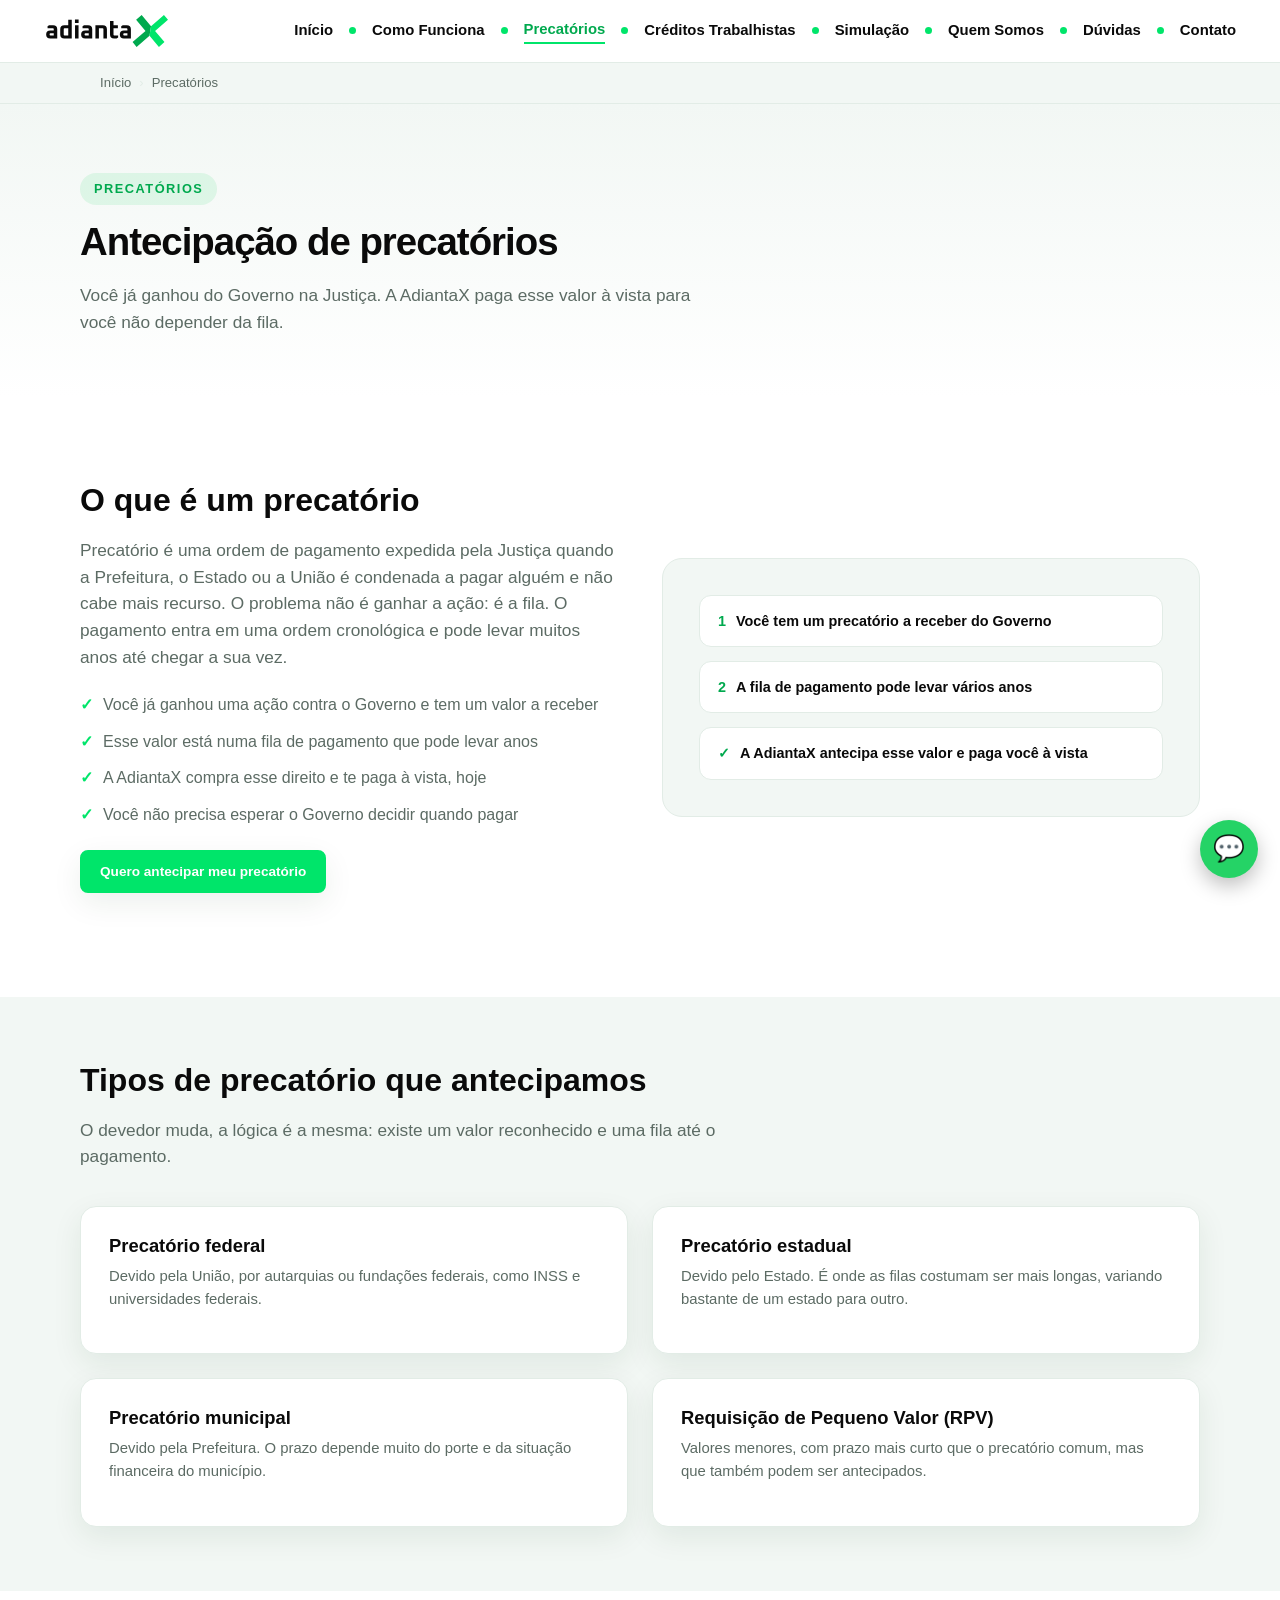
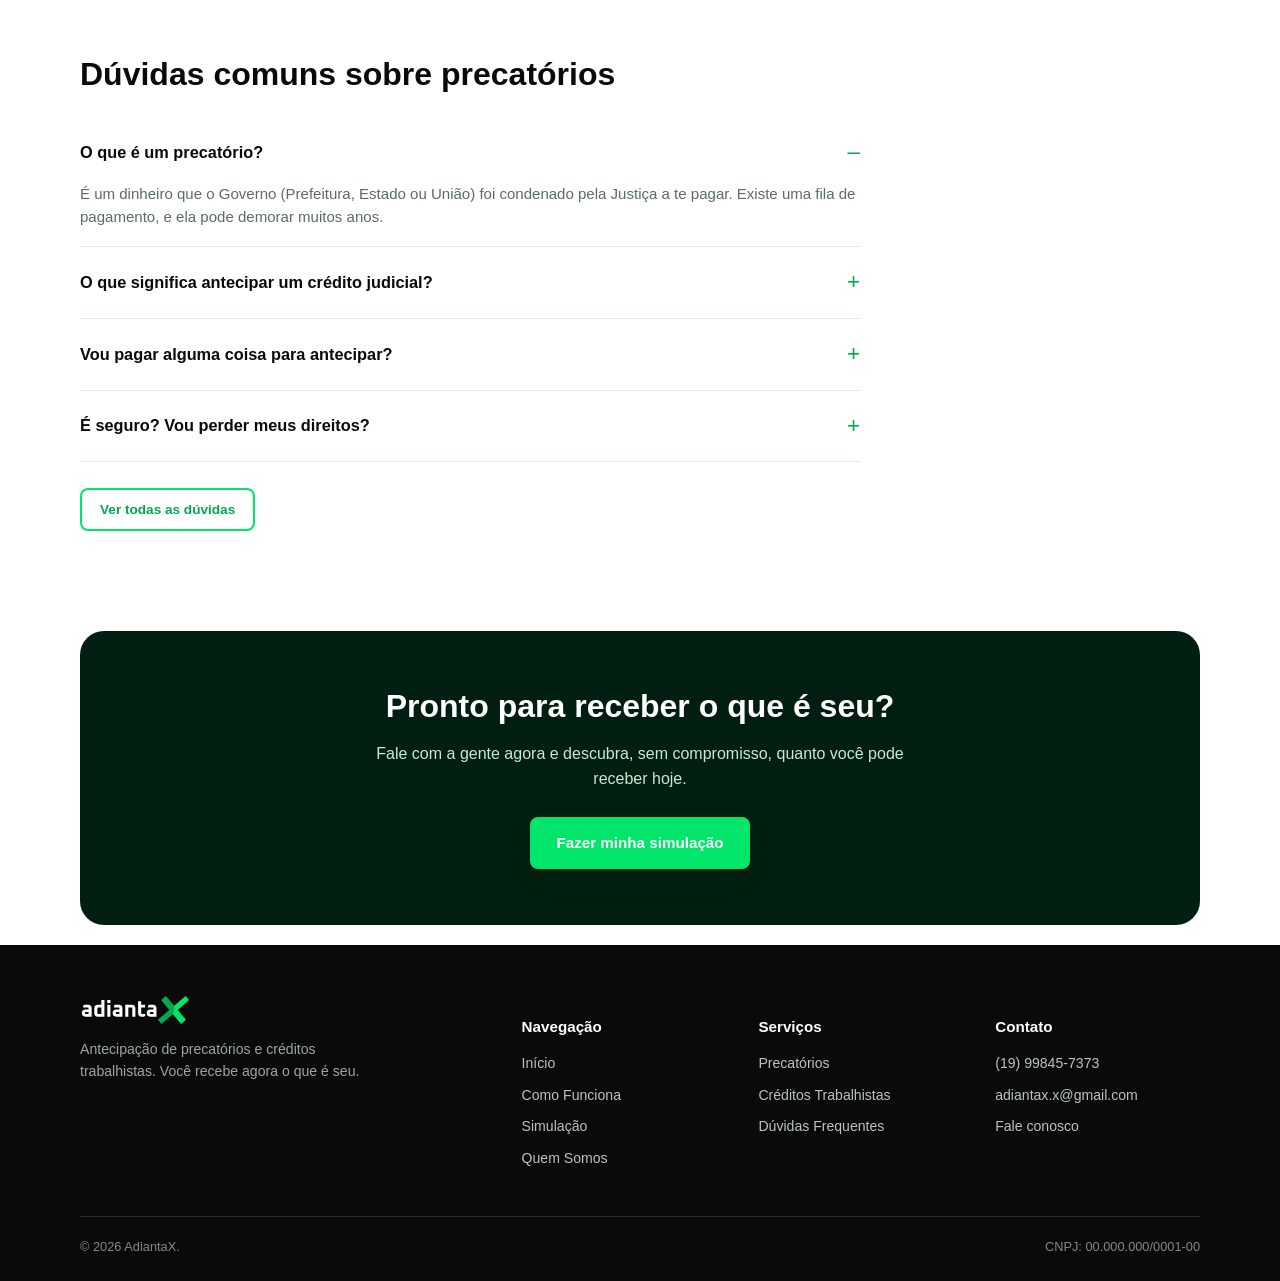
<file: precatorios.html>
<!DOCTYPE html>
<html lang="pt-BR">
<head>
<meta charset="UTF-8">
<meta name="viewport" content="width=device-width, initial-scale=1.0">
<title>Antecipação de Precatórios: Receba à Vista | AdiantaX</title>
<meta name="description" content="Tem precatório federal, estadual ou municipal para receber? Antecipe com a AdiantaX e receba à vista, sem esperar a fila de pagamento do Governo.">
<link rel="canonical" href="https://adiantax.com.br/precatorios.html">
<meta name="robots" content="index, follow, max-image-preview:large">
<meta property="og:type" content="website">
<meta property="og:site_name" content="AdiantaX">
<meta property="og:locale" content="pt_BR">
<meta property="og:title" content="Antecipação de Precatórios: Receba à Vista | AdiantaX">
<meta property="og:description" content="Tem precatório federal, estadual ou municipal para receber? Antecipe com a AdiantaX e receba à vista, sem esperar a fila de pagamento do Governo.">
<meta property="og:url" content="https://adiantax.com.br/precatorios.html">
<meta property="og:image" content="https://adiantax.com.br/favicon-512.png">
<meta name="twitter:card" content="summary">
<meta name="theme-color" content="#00a94e">
<link rel="icon" type="image/png" sizes="192x192" href="/favicon.png">
<link rel="icon" type="image/svg+xml" href="/favicon.svg">
<link rel="apple-touch-icon" href="/favicon-512.png">
<link rel="stylesheet" href="/estilo.css">
<script type="application/ld+json">
{
  "@context": "https://schema.org",
  "@type": "FinancialService",
  "name": "AdiantaX",
  "url": "https://adiantax.com.br/",
  "logo": "https://adiantax.com.br/logo.svg",
  "image": "https://adiantax.com.br/favicon-512.png",
  "description": "Antecipação de precatórios e créditos trabalhistas. Pagamento à vista, sem custo para quem antecipa, atendimento on-line em todo o Brasil.",
  "email": "adiantax.x@gmail.com",
  "telephone": "+5519998457373",
  "areaServed": {
    "@type": "Country",
    "name": "Brasil"
  },
  "availableLanguage": "pt-BR",
  "openingHoursSpecification": [
    {
      "@type": "OpeningHoursSpecification",
      "dayOfWeek": [
        "Monday",
        "Tuesday",
        "Wednesday",
        "Thursday",
        "Friday"
      ],
      "opens": "09:00",
      "closes": "18:00"
    }
  ],
  "sameAs": []
}
</script>
<script type="application/ld+json">
{
  "@context": "https://schema.org",
  "@type": "BreadcrumbList",
  "itemListElement": [
    {
      "@type": "ListItem",
      "position": 1,
      "name": "Início",
      "item": "https://adiantax.com.br/"
    },
    {
      "@type": "ListItem",
      "position": 2,
      "name": "Precatórios",
      "item": "https://adiantax.com.br/precatorios.html"
    }
  ]
}
</script>
<script type="application/ld+json">
{
  "@context": "https://schema.org",
  "@type": "Service",
  "serviceType": "Antecipação de precatórios",
  "name": "Antecipação de precatórios",
  "description": "Compra e antecipação de precatórios federais, estaduais e municipais com pagamento à vista ao credor.",
  "url": "https://adiantax.com.br/precatorios.html",
  "provider": {
    "@type": "FinancialService",
    "name": "AdiantaX",
    "url": "https://adiantax.com.br/"
  },
  "areaServed": {
    "@type": "Country",
    "name": "Brasil"
  }
}
</script>
</head>
<body>
<a class="pular" href="#conteudo">Pular para o conteúdo</a>
<header>
  <div class="nav-wrap">
    <a href="/" class="logo" aria-label="AdiantaX, página inicial"><img src="/logo.svg" alt="AdiantaX" width="276" height="75"></a>
    <nav aria-label="Navegação principal">
      <ul id="menuLista">
        <li><a class="navlink" href="/index.html">Início</a></li>
        <li><a class="navlink" href="/como-funciona.html">Como Funciona</a></li>
        <li><a class="navlink" href="/precatorios.html" aria-current="page">Precatórios</a></li>
        <li><a class="navlink" href="/creditos-trabalhistas.html">Créditos Trabalhistas</a></li>
        <li><a class="navlink" href="/simulacao.html">Simulação</a></li>
        <li><a class="navlink" href="/quem-somos.html">Quem Somos</a></li>
        <li><a class="navlink" href="/duvidas.html">Dúvidas</a></li>
        <li><a class="navlink" href="/contato.html">Contato</a></li>
      </ul>
    </nav>
    <button class="menu-toggle" id="menuBtn" aria-label="Abrir menu" aria-expanded="false" aria-controls="menuLista">☰</button>
  </div>
</header>
<div class="trilha"><nav aria-label="Trilha de navegação"><ol>
    <li><a href="/">Início</a></li>
    <li><span aria-current="page">Precatórios</span></li>
</ol></nav></div>
<main id="conteudo">
<section class="topo-pagina">
  <div class="container">
    <p class="eyebrow">Precatórios</p>
    <h1>Antecipação de precatórios</h1>
    <p class="lead">Você já ganhou do Governo na Justiça. A AdiantaX paga esse valor à vista para você não depender da fila.</p>
  </div>
</section>

<section>
  <div class="container">
    <div class="produto">
      <div>
        <h2>O que é um precatório</h2>
        <p class="lead">Precatório é uma ordem de pagamento expedida pela Justiça quando a Prefeitura, o Estado ou a União é condenada a pagar alguém e não cabe mais recurso. O problema não é ganhar a ação: é a fila. O pagamento entra em uma ordem cronológica e pode levar muitos anos até chegar a sua vez.</p>
        <ul class="check-list" style="margin-top:22px;">
          <li>Você já ganhou uma ação contra o Governo e tem um valor a receber</li>
          <li>Esse valor está numa fila de pagamento que pode levar anos</li>
          <li>A AdiantaX compra esse direito e te paga à vista, hoje</li>
          <li>Você não precisa esperar o Governo decidir quando pagar</li>
        </ul>
        <a href="/simulacao.html" class="btn btn-primary btn-sm" style="margin-top:10px;">Quero antecipar meu precatório</a>
      </div>
      <div class="produto-visual">
        <div class="pill"><span class="icone" aria-hidden="true">1</span> Você tem um precatório a receber do Governo</div>
        <div class="pill"><span class="icone" aria-hidden="true">2</span> A fila de pagamento pode levar vários anos</div>
        <div class="pill"><span class="icone" aria-hidden="true">✓</span> A AdiantaX antecipa esse valor e paga você à vista</div>
      </div>
    </div>
  </div>
</section>

<section class="section-alt">
  <div class="container">
    <h2>Tipos de precatório que antecipamos</h2>
    <p class="lead">O devedor muda, a lógica é a mesma: existe um valor reconhecido e uma fila até o pagamento.</p>
    <div class="cards">
      <div class="card-link">
        <h3>Precatório federal</h3>
        <p>Devido pela União, por autarquias ou fundações federais, como INSS e universidades federais.</p>
      </div>
      <div class="card-link">
        <h3>Precatório estadual</h3>
        <p>Devido pelo Estado. É onde as filas costumam ser mais longas, variando bastante de um estado para outro.</p>
      </div>
      <div class="card-link">
        <h3>Precatório municipal</h3>
        <p>Devido pela Prefeitura. O prazo depende muito do porte e da situação financeira do município.</p>
      </div>
      <div class="card-link">
        <h3>Requisição de Pequeno Valor (RPV)</h3>
        <p>Valores menores, com prazo mais curto que o precatório comum, mas que também podem ser antecipados.</p>
      </div>
    </div>
  </div>
</section>

<section>
  <div class="container">
    <h2>Dúvidas comuns sobre precatórios</h2>
    <div style="max-width:780px;margin-top:24px;">
    <details class="faq-item" open>
      <summary>O que é um precatório?</summary>
      <p>É um dinheiro que o Governo (Prefeitura, Estado ou União) foi condenado pela Justiça a te pagar. Existe uma fila de pagamento, e ela pode demorar muitos anos.</p>
    </details>
    <details class="faq-item">
      <summary>O que significa antecipar um crédito judicial?</summary>
      <p>Significa receber o dinheiro agora, à vista, em vez de esperar o prazo normal. A AdiantaX paga um valor à vista por esse direito, um pouco menor do que o valor final, porque assume o risco e a espera no seu lugar.</p>
    </details>
    <details class="faq-item">
      <summary>Vou pagar alguma coisa para antecipar?</summary>
      <p>Não. Você não paga nada do seu bolso. Todos os custos ficam por conta da AdiantaX.</p>
    </details>
    <details class="faq-item">
      <summary>É seguro? Vou perder meus direitos?</summary>
      <p>É seguro. Todo o processo é feito com contrato e acompanhamento, seguindo as regras da lei. Você só recebe o dinheiro depois de entender e aceitar a proposta.</p>
    </details>
    </div>
    <p style="margin-top:26px;"><a class="btn btn-outline btn-sm" href="/duvidas.html">Ver todas as dúvidas</a></p>
  </div>
</section>

<div class="container">
  <div class="cta-final">
    <h2>Pronto para receber o que é seu?</h2>
    <p>Fale com a gente agora e descubra, sem compromisso, quanto você pode receber hoje.</p>
    <a href="/simulacao.html" class="btn btn-primary">Fazer minha simulação</a>
  </div>
</div>
</main>
<footer>
  <div class="footer-grid">
    <div>
      <div class="logo" style="margin-bottom:14px;"><img src="/logo-branco.svg" alt="AdiantaX" width="276" height="75"></div>
      <p style="max-width:280px;color:#9aa79f;">Antecipação de precatórios e créditos trabalhistas. Você recebe agora o que é seu.</p>
    </div>
    <div>
      <h4>Navegação</h4>
      <ul>
        <li><a href="/">Início</a></li>
        <li><a href="/como-funciona.html">Como Funciona</a></li>
        <li><a href="/simulacao.html">Simulação</a></li>
        <li><a href="/quem-somos.html">Quem Somos</a></li>
      </ul>
    </div>
    <div>
      <h4>Serviços</h4>
      <ul>
        <li><a href="/precatorios.html">Precatórios</a></li>
        <li><a href="/creditos-trabalhistas.html">Créditos Trabalhistas</a></li>
        <li><a href="/duvidas.html">Dúvidas Frequentes</a></li>
      </ul>
    </div>
    <div>
      <h4>Contato</h4>
      <ul>
        <li><a href="tel:+5519998457373">(19) 99845-7373</a></li>
        <li><a href="mailto:adiantax.x@gmail.com">adiantax.x@gmail.com</a></li>
        <li><a href="/contato.html">Fale conosco</a></li>
      </ul>
    </div>
  </div>
  <div class="footer-bottom">
    <span>© 2026 AdiantaX.</span>
    <!-- TROQUE pelo CNPJ real antes de publicar. Um CNPJ zerado derruba a confiança do site. -->
    <span>CNPJ: 00.000.000/0001-00</span>
  </div>
</footer>

<a class="whatsapp-float" href="https://wa.me/5519998457373" target="_blank" rel="noopener" aria-label="Falar no WhatsApp">💬</a>
<script src="/menu.js" defer></script>
</body>
</html>
</file>
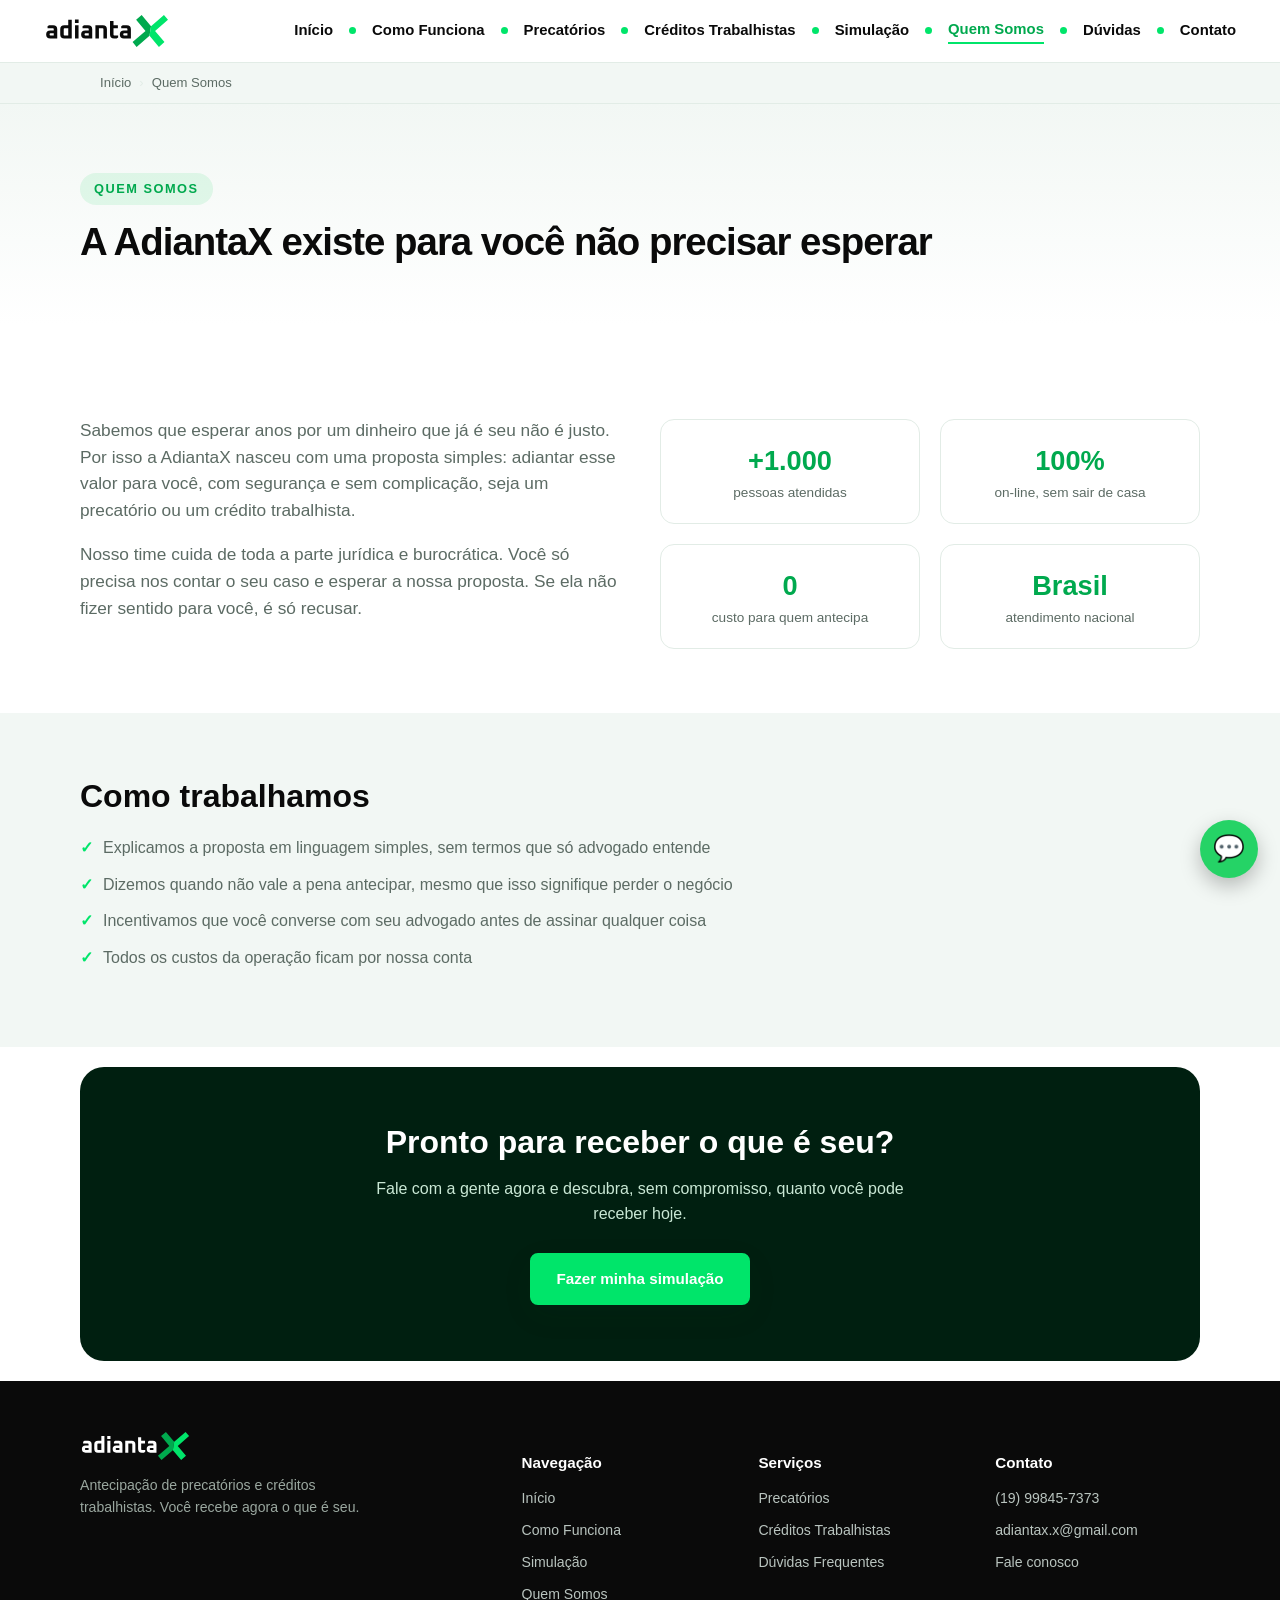
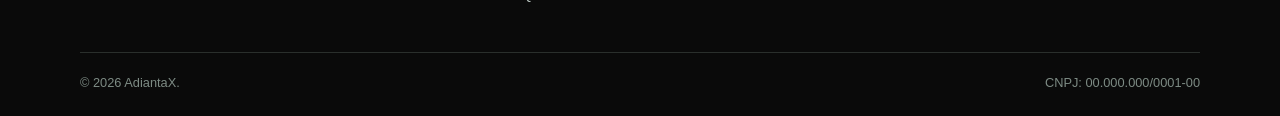
<file: quem-somos.html>
<!DOCTYPE html>
<html lang="pt-BR">
<head>
<meta charset="UTF-8">
<meta name="viewport" content="width=device-width, initial-scale=1.0">
<title>Quem Somos | AdiantaX</title>
<meta name="description" content="A AdiantaX antecipa precatórios e créditos trabalhistas com atendimento on-line em todo o Brasil, cuidando da parte jurídica e burocrática para você.">
<link rel="canonical" href="https://adiantax.com.br/quem-somos.html">
<meta name="robots" content="index, follow, max-image-preview:large">
<meta property="og:type" content="website">
<meta property="og:site_name" content="AdiantaX">
<meta property="og:locale" content="pt_BR">
<meta property="og:title" content="Quem Somos | AdiantaX">
<meta property="og:description" content="A AdiantaX antecipa precatórios e créditos trabalhistas com atendimento on-line em todo o Brasil, cuidando da parte jurídica e burocrática para você.">
<meta property="og:url" content="https://adiantax.com.br/quem-somos.html">
<meta property="og:image" content="https://adiantax.com.br/favicon-512.png">
<meta name="twitter:card" content="summary">
<meta name="theme-color" content="#00a94e">
<link rel="icon" type="image/png" sizes="192x192" href="/favicon.png">
<link rel="icon" type="image/svg+xml" href="/favicon.svg">
<link rel="apple-touch-icon" href="/favicon-512.png">
<link rel="stylesheet" href="/estilo.css">
<script type="application/ld+json">
{
  "@context": "https://schema.org",
  "@type": "FinancialService",
  "name": "AdiantaX",
  "url": "https://adiantax.com.br/",
  "logo": "https://adiantax.com.br/logo.svg",
  "image": "https://adiantax.com.br/favicon-512.png",
  "description": "Antecipação de precatórios e créditos trabalhistas. Pagamento à vista, sem custo para quem antecipa, atendimento on-line em todo o Brasil.",
  "email": "adiantax.x@gmail.com",
  "telephone": "+5519998457373",
  "areaServed": {
    "@type": "Country",
    "name": "Brasil"
  },
  "availableLanguage": "pt-BR",
  "openingHoursSpecification": [
    {
      "@type": "OpeningHoursSpecification",
      "dayOfWeek": [
        "Monday",
        "Tuesday",
        "Wednesday",
        "Thursday",
        "Friday"
      ],
      "opens": "09:00",
      "closes": "18:00"
    }
  ],
  "sameAs": []
}
</script>
<script type="application/ld+json">
{
  "@context": "https://schema.org",
  "@type": "BreadcrumbList",
  "itemListElement": [
    {
      "@type": "ListItem",
      "position": 1,
      "name": "Início",
      "item": "https://adiantax.com.br/"
    },
    {
      "@type": "ListItem",
      "position": 2,
      "name": "Quem Somos",
      "item": "https://adiantax.com.br/quem-somos.html"
    }
  ]
}
</script>
</head>
<body>
<a class="pular" href="#conteudo">Pular para o conteúdo</a>
<header>
  <div class="nav-wrap">
    <a href="/" class="logo" aria-label="AdiantaX, página inicial"><img src="/logo.svg" alt="AdiantaX" width="276" height="75"></a>
    <nav aria-label="Navegação principal">
      <ul id="menuLista">
        <li><a class="navlink" href="/index.html">Início</a></li>
        <li><a class="navlink" href="/como-funciona.html">Como Funciona</a></li>
        <li><a class="navlink" href="/precatorios.html">Precatórios</a></li>
        <li><a class="navlink" href="/creditos-trabalhistas.html">Créditos Trabalhistas</a></li>
        <li><a class="navlink" href="/simulacao.html">Simulação</a></li>
        <li><a class="navlink" href="/quem-somos.html" aria-current="page">Quem Somos</a></li>
        <li><a class="navlink" href="/duvidas.html">Dúvidas</a></li>
        <li><a class="navlink" href="/contato.html">Contato</a></li>
      </ul>
    </nav>
    <button class="menu-toggle" id="menuBtn" aria-label="Abrir menu" aria-expanded="false" aria-controls="menuLista">☰</button>
  </div>
</header>
<div class="trilha"><nav aria-label="Trilha de navegação"><ol>
    <li><a href="/">Início</a></li>
    <li><span aria-current="page">Quem Somos</span></li>
</ol></nav></div>
<main id="conteudo">
<section class="topo-pagina">
  <div class="container">
    <p class="eyebrow">Quem Somos</p>
    <h1>A AdiantaX existe para você não precisar esperar</h1>
  </div>
</section>

<section>
  <div class="container quem-grid">
    <div>
      <p class="lead">Sabemos que esperar anos por um dinheiro que já é seu não é justo. Por isso a AdiantaX nasceu com uma proposta simples: adiantar esse valor para você, com segurança e sem complicação, seja um precatório ou um crédito trabalhista.</p>
      <p class="lead">Nosso time cuida de toda a parte jurídica e burocrática. Você só precisa nos contar o seu caso e esperar a nossa proposta. Se ela não fizer sentido para você, é só recusar.</p>
    </div>
    <div>
      <div class="stats">
        <div class="stat"><div class="num">+1.000</div><div class="desc">pessoas atendidas</div></div>
        <div class="stat"><div class="num">100%</div><div class="desc">on-line, sem sair de casa</div></div>
        <div class="stat"><div class="num">0</div><div class="desc">custo para quem antecipa</div></div>
        <div class="stat"><div class="num">Brasil</div><div class="desc">atendimento nacional</div></div>
      </div>
    </div>
  </div>
</section>

<section class="section-alt">
  <div class="container">
    <h2>Como trabalhamos</h2>
    <div style="max-width:720px;margin-top:20px;">
      <ul class="check-list">
        <li>Explicamos a proposta em linguagem simples, sem termos que só advogado entende</li>
        <li>Dizemos quando não vale a pena antecipar, mesmo que isso signifique perder o negócio</li>
        <li>Incentivamos que você converse com seu advogado antes de assinar qualquer coisa</li>
        <li>Todos os custos da operação ficam por nossa conta</li>
      </ul>
    </div>
  </div>
</section>

<div class="container">
  <div class="cta-final">
    <h2>Pronto para receber o que é seu?</h2>
    <p>Fale com a gente agora e descubra, sem compromisso, quanto você pode receber hoje.</p>
    <a href="/simulacao.html" class="btn btn-primary">Fazer minha simulação</a>
  </div>
</div>
</main>
<footer>
  <div class="footer-grid">
    <div>
      <div class="logo" style="margin-bottom:14px;"><img src="/logo-branco.svg" alt="AdiantaX" width="276" height="75"></div>
      <p style="max-width:280px;color:#9aa79f;">Antecipação de precatórios e créditos trabalhistas. Você recebe agora o que é seu.</p>
    </div>
    <div>
      <h4>Navegação</h4>
      <ul>
        <li><a href="/">Início</a></li>
        <li><a href="/como-funciona.html">Como Funciona</a></li>
        <li><a href="/simulacao.html">Simulação</a></li>
        <li><a href="/quem-somos.html">Quem Somos</a></li>
      </ul>
    </div>
    <div>
      <h4>Serviços</h4>
      <ul>
        <li><a href="/precatorios.html">Precatórios</a></li>
        <li><a href="/creditos-trabalhistas.html">Créditos Trabalhistas</a></li>
        <li><a href="/duvidas.html">Dúvidas Frequentes</a></li>
      </ul>
    </div>
    <div>
      <h4>Contato</h4>
      <ul>
        <li><a href="tel:+5519998457373">(19) 99845-7373</a></li>
        <li><a href="mailto:adiantax.x@gmail.com">adiantax.x@gmail.com</a></li>
        <li><a href="/contato.html">Fale conosco</a></li>
      </ul>
    </div>
  </div>
  <div class="footer-bottom">
    <span>© 2026 AdiantaX.</span>
    <!-- TROQUE pelo CNPJ real antes de publicar. Um CNPJ zerado derruba a confiança do site. -->
    <span>CNPJ: 00.000.000/0001-00</span>
  </div>
</footer>

<a class="whatsapp-float" href="https://wa.me/5519998457373" target="_blank" rel="noopener" aria-label="Falar no WhatsApp">💬</a>
<script src="/menu.js" defer></script>
</body>
</html>
</file>
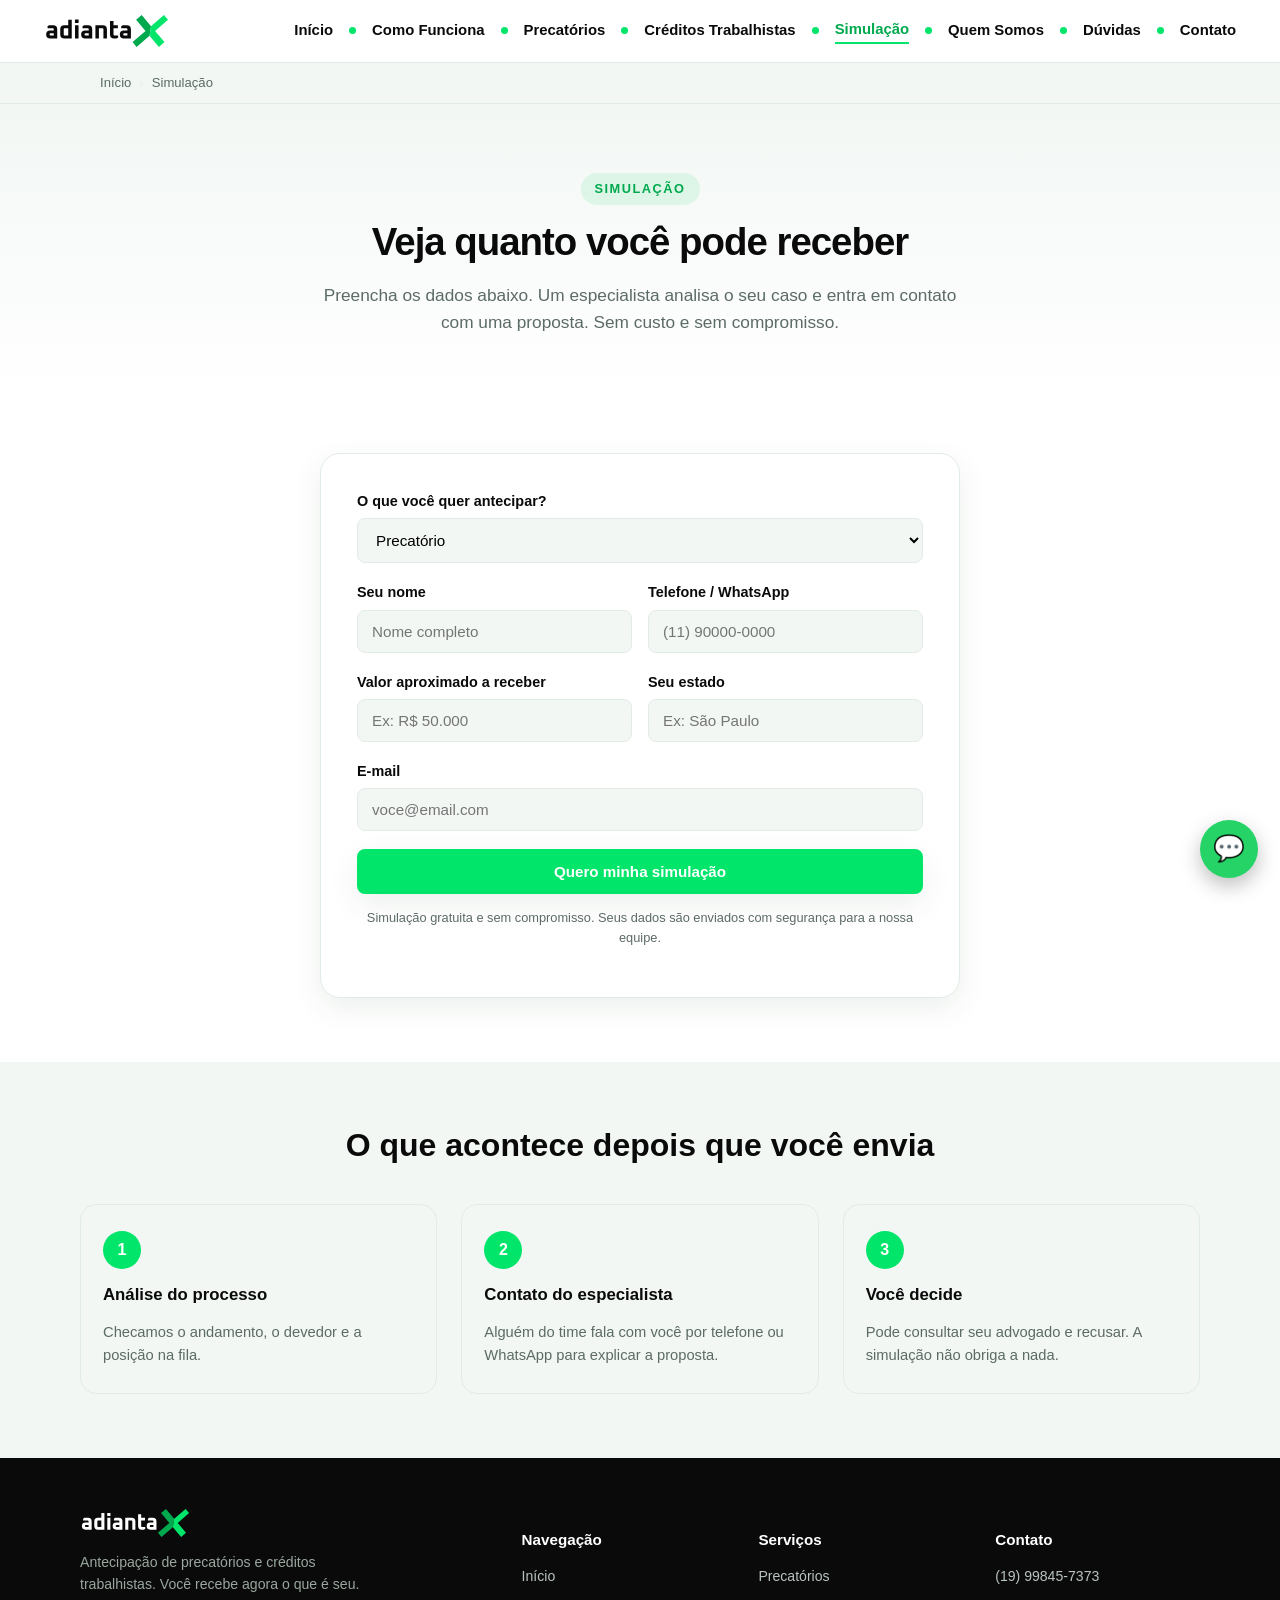
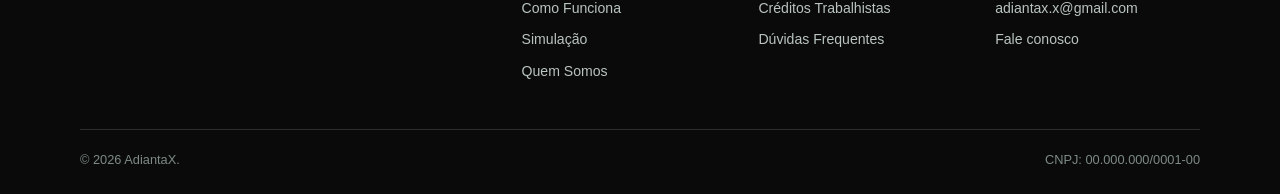
<file: simulacao.html>
<!DOCTYPE html>
<html lang="pt-BR">
<head>
<meta charset="UTF-8">
<meta name="viewport" content="width=device-width, initial-scale=1.0">
<title>Simulação Gratuita de Antecipação | AdiantaX</title>
<meta name="description" content="Descubra sem compromisso quanto você pode receber à vista pelo seu precatório ou crédito trabalhista. Simulação gratuita, resposta de um especialista.">
<link rel="canonical" href="https://adiantax.com.br/simulacao.html">
<meta name="robots" content="index, follow, max-image-preview:large">
<meta property="og:type" content="website">
<meta property="og:site_name" content="AdiantaX">
<meta property="og:locale" content="pt_BR">
<meta property="og:title" content="Simulação Gratuita de Antecipação | AdiantaX">
<meta property="og:description" content="Descubra sem compromisso quanto você pode receber à vista pelo seu precatório ou crédito trabalhista. Simulação gratuita, resposta de um especialista.">
<meta property="og:url" content="https://adiantax.com.br/simulacao.html">
<meta property="og:image" content="https://adiantax.com.br/favicon-512.png">
<meta name="twitter:card" content="summary">
<meta name="theme-color" content="#00a94e">
<link rel="icon" type="image/png" sizes="192x192" href="/favicon.png">
<link rel="icon" type="image/svg+xml" href="/favicon.svg">
<link rel="apple-touch-icon" href="/favicon-512.png">
<link rel="stylesheet" href="/estilo.css">
<script type="application/ld+json">
{
  "@context": "https://schema.org",
  "@type": "FinancialService",
  "name": "AdiantaX",
  "url": "https://adiantax.com.br/",
  "logo": "https://adiantax.com.br/logo.svg",
  "image": "https://adiantax.com.br/favicon-512.png",
  "description": "Antecipação de precatórios e créditos trabalhistas. Pagamento à vista, sem custo para quem antecipa, atendimento on-line em todo o Brasil.",
  "email": "adiantax.x@gmail.com",
  "telephone": "+5519998457373",
  "areaServed": {
    "@type": "Country",
    "name": "Brasil"
  },
  "availableLanguage": "pt-BR",
  "openingHoursSpecification": [
    {
      "@type": "OpeningHoursSpecification",
      "dayOfWeek": [
        "Monday",
        "Tuesday",
        "Wednesday",
        "Thursday",
        "Friday"
      ],
      "opens": "09:00",
      "closes": "18:00"
    }
  ],
  "sameAs": []
}
</script>
<script type="application/ld+json">
{
  "@context": "https://schema.org",
  "@type": "BreadcrumbList",
  "itemListElement": [
    {
      "@type": "ListItem",
      "position": 1,
      "name": "Início",
      "item": "https://adiantax.com.br/"
    },
    {
      "@type": "ListItem",
      "position": 2,
      "name": "Simulação",
      "item": "https://adiantax.com.br/simulacao.html"
    }
  ]
}
</script>
</head>
<body>
<a class="pular" href="#conteudo">Pular para o conteúdo</a>
<header>
  <div class="nav-wrap">
    <a href="/" class="logo" aria-label="AdiantaX, página inicial"><img src="/logo.svg" alt="AdiantaX" width="276" height="75"></a>
    <nav aria-label="Navegação principal">
      <ul id="menuLista">
        <li><a class="navlink" href="/index.html">Início</a></li>
        <li><a class="navlink" href="/como-funciona.html">Como Funciona</a></li>
        <li><a class="navlink" href="/precatorios.html">Precatórios</a></li>
        <li><a class="navlink" href="/creditos-trabalhistas.html">Créditos Trabalhistas</a></li>
        <li><a class="navlink" href="/simulacao.html" aria-current="page">Simulação</a></li>
        <li><a class="navlink" href="/quem-somos.html">Quem Somos</a></li>
        <li><a class="navlink" href="/duvidas.html">Dúvidas</a></li>
        <li><a class="navlink" href="/contato.html">Contato</a></li>
      </ul>
    </nav>
    <button class="menu-toggle" id="menuBtn" aria-label="Abrir menu" aria-expanded="false" aria-controls="menuLista">☰</button>
  </div>
</header>
<div class="trilha"><nav aria-label="Trilha de navegação"><ol>
    <li><a href="/">Início</a></li>
    <li><span aria-current="page">Simulação</span></li>
</ol></nav></div>
<main id="conteudo">
<section class="topo-pagina">
  <div class="container center" style="max-width:660px;">
    <p class="eyebrow">Simulação</p>
    <h1>Veja quanto você pode receber</h1>
    <p class="lead center">Preencha os dados abaixo. Um especialista analisa o seu caso e entra em contato com uma proposta. Sem custo e sem compromisso.</p>
  </div>
</section>

<section style="padding-top:20px;">
  <div class="container">
    <form class="sim-box" action="https://formsubmit.co/adiantax.x@gmail.com" method="POST">
      <input type="hidden" name="_subject" value="Nova simulação — AdiantaX">
      <input type="hidden" name="_template" value="table">
      <input type="hidden" name="_captcha" value="false">
      <input type="hidden" name="_next" value="https://adiantax.com.br/obrigado.html">
      <input type="text" name="_honey" style="display:none" tabindex="-1" autocomplete="off">
      <div class="form-row">
        <label for="tipo">O que você quer antecipar?</label>
        <select id="tipo" name="Tipo de antecipação">
          <option>Precatório</option>
          <option>Crédito Trabalhista</option>
          <option>Não sei / quero ajuda para entender</option>
        </select>
      </div>
      <div class="form-grid-2">
        <div class="form-row">
          <label for="nome">Seu nome</label>
          <input type="text" id="nome" name="Nome" placeholder="Nome completo" autocomplete="name" required>
        </div>
        <div class="form-row">
          <label for="telefone">Telefone / WhatsApp</label>
          <input type="tel" id="telefone" name="Telefone / WhatsApp" placeholder="(11) 90000-0000" autocomplete="tel" required>
        </div>
      </div>
      <div class="form-grid-2">
        <div class="form-row">
          <label for="valor">Valor aproximado a receber</label>
          <input type="text" id="valor" name="Valor a receber" placeholder="Ex: R$ 50.000">
        </div>
        <div class="form-row">
          <label for="estado">Seu estado</label>
          <input type="text" id="estado" name="Estado" placeholder="Ex: São Paulo">
        </div>
      </div>
      <div class="form-row">
        <label for="email">E-mail</label>
        <input type="email" id="email" name="E-mail" placeholder="voce@email.com" autocomplete="email" required>
      </div>
      <button type="submit" class="btn btn-primary" style="width:100%;">Quero minha simulação</button>
      <p class="form-note">Simulação gratuita e sem compromisso. Seus dados são enviados com segurança para a nossa equipe.</p>
    </form>
  </div>
</section>

<section class="section-alt">
  <div class="container center" style="max-width:660px;">
    <h2>O que acontece depois que você envia</h2>
  </div>
  <div class="container">
    <div class="steps" style="grid-template-columns:repeat(3,1fr);">
      <div class="step"><div class="stepnum">1</div><h3>Análise do processo</h3><p>Checamos o andamento, o devedor e a posição na fila.</p></div>
      <div class="step"><div class="stepnum">2</div><h3>Contato do especialista</h3><p>Alguém do time fala com você por telefone ou WhatsApp para explicar a proposta.</p></div>
      <div class="step"><div class="stepnum">3</div><h3>Você decide</h3><p>Pode consultar seu advogado e recusar. A simulação não obriga a nada.</p></div>
    </div>
  </div>
</section>
</main>
<footer>
  <div class="footer-grid">
    <div>
      <div class="logo" style="margin-bottom:14px;"><img src="/logo-branco.svg" alt="AdiantaX" width="276" height="75"></div>
      <p style="max-width:280px;color:#9aa79f;">Antecipação de precatórios e créditos trabalhistas. Você recebe agora o que é seu.</p>
    </div>
    <div>
      <h4>Navegação</h4>
      <ul>
        <li><a href="/">Início</a></li>
        <li><a href="/como-funciona.html">Como Funciona</a></li>
        <li><a href="/simulacao.html">Simulação</a></li>
        <li><a href="/quem-somos.html">Quem Somos</a></li>
      </ul>
    </div>
    <div>
      <h4>Serviços</h4>
      <ul>
        <li><a href="/precatorios.html">Precatórios</a></li>
        <li><a href="/creditos-trabalhistas.html">Créditos Trabalhistas</a></li>
        <li><a href="/duvidas.html">Dúvidas Frequentes</a></li>
      </ul>
    </div>
    <div>
      <h4>Contato</h4>
      <ul>
        <li><a href="tel:+5519998457373">(19) 99845-7373</a></li>
        <li><a href="mailto:adiantax.x@gmail.com">adiantax.x@gmail.com</a></li>
        <li><a href="/contato.html">Fale conosco</a></li>
      </ul>
    </div>
  </div>
  <div class="footer-bottom">
    <span>© 2026 AdiantaX.</span>
    <!-- TROQUE pelo CNPJ real antes de publicar. Um CNPJ zerado derruba a confiança do site. -->
    <span>CNPJ: 00.000.000/0001-00</span>
  </div>
</footer>

<a class="whatsapp-float" href="https://wa.me/5519998457373" target="_blank" rel="noopener" aria-label="Falar no WhatsApp">💬</a>
<script src="/menu.js" defer></script>
</body>
</html>
</file>
<file: estilo.css>
:root{
  --verde:#00e56a;
  --verde-escuro:#00a94e;
  --verde-mais-escuro:#001f10;
  --preto:#0a0a0a;
  --cinza:#5c6b64;
  --cinza-claro:#f2f7f4;
  --branco:#ffffff;
  --borda:#e2ece6;
  --sombra:0 10px 30px rgba(0,60,20,0.08);
}
*{box-sizing:border-box;}
html{scroll-behavior:smooth;}
body{
  margin:0;
  font-family:'Segoe UI',Arial,Helvetica,sans-serif;
  color:var(--preto);
  background:var(--branco);
  line-height:1.55;
}
img{max-width:100%;display:block;}
a{text-decoration:none;color:inherit;}
ul{margin:0;padding:0;list-style:none;}
section{padding:64px 20px;}
.container{max-width:1120px;margin:0 auto;}
h1,h2,h3{line-height:1.2;margin:0 0 16px;}
h1{font-size:2.4rem;letter-spacing:-1px;}
h2{font-size:2rem;}
.eyebrow{
  display:inline-block;
  color:var(--verde-escuro);
  background:rgba(0,200,83,0.1);
  font-weight:700;
  font-size:0.8rem;
  letter-spacing:1.5px;
  text-transform:uppercase;
  padding:6px 14px;
  border-radius:30px;
  margin-bottom:14px;
}
.lead{color:var(--cinza);font-size:1.08rem;max-width:640px;}
.center{text-align:center;margin-left:auto;margin-right:auto;}
:focus-visible{outline:3px solid var(--verde-escuro);outline-offset:2px;}
.pular{
  position:absolute;left:-9999px;background:var(--preto);color:#fff;
  padding:10px 16px;border-radius:0 0 8px 0;z-index:300;
}
.pular:focus{left:0;top:0;}

/* Logo */
.logo{display:flex;align-items:center;}
.logo img{height:34px;width:auto;display:block;}
footer .logo img{height:30px;}

/* Header */
header{
  position:sticky;top:0;z-index:100;
  background:rgba(255,255,255,0.97);
  border-bottom:1px solid var(--borda);
  backdrop-filter:blur(6px);
}
.nav-wrap{
  max-width:1240px;margin:0 auto;padding:14px 24px;
  display:flex;align-items:center;justify-content:space-between;
}
nav ul{display:flex;gap:0;align-items:center;}
nav ul li{display:flex;align-items:center;}
nav ul li:not(:last-child)::after{
  content:"";display:inline-block;flex-shrink:0;
  width:7px;height:7px;border-radius:50%;
  background:var(--verde);margin:0 16px;
}
nav a.navlink{font-weight:600;font-size:0.93rem;color:var(--preto);white-space:nowrap;}
nav a.navlink:hover{color:var(--verde-escuro);}
nav a.navlink[aria-current="page"]{color:var(--verde-escuro);border-bottom:2px solid var(--verde);}

.btn{
  display:inline-block;font-weight:700;border-radius:8px;padding:12px 24px;
  border:2px solid var(--verde);cursor:pointer;font-size:0.95rem;
  transition:transform .15s ease,box-shadow .15s ease;
}
.btn:hover{transform:translateY(-2px);}
.btn-primary{background:var(--verde);color:var(--branco);box-shadow:var(--sombra);}
.btn-primary:hover{background:var(--verde-escuro);border-color:var(--verde-escuro);}
.btn-outline{background:transparent;color:var(--verde-escuro);}
.btn-outline:hover{background:var(--verde);color:var(--branco);}
.btn-sm{padding:9px 18px;font-size:0.85rem;}
.menu-toggle{display:none;background:none;border:none;font-size:1.8rem;cursor:pointer;color:var(--preto);}

/* Trilha de navegacao */
.trilha{background:var(--cinza-claro);border-bottom:1px solid var(--borda);}
.trilha ol{
  max-width:1120px;margin:0 auto;padding:10px 20px;
  display:flex;flex-wrap:wrap;gap:8px;list-style:none;
  font-size:0.82rem;color:var(--cinza);
}
.trilha li::after{content:"›";margin-left:8px;color:var(--borda);}
.trilha li:last-child::after{content:"";}
.trilha a:hover{color:var(--verde-escuro);}

/* Hero */
.hero{background:linear-gradient(180deg,var(--cinza-claro) 0%,var(--branco) 100%);padding:70px 20px 60px;}
.hero-grid{display:grid;grid-template-columns:1.1fr 0.9fr;gap:40px;align-items:center;}
.hero h1{font-size:2.6rem;}
.hero h1 .destaque{color:var(--verde-escuro);}
.hero-cta{display:flex;gap:14px;flex-wrap:wrap;margin-top:26px;}
.hero-badges{display:flex;gap:22px;flex-wrap:wrap;margin-top:36px;}
.badge{display:flex;align-items:center;gap:10px;font-weight:600;font-size:0.9rem;color:var(--cinza);}
.badge .dot{width:10px;height:10px;border-radius:50%;background:var(--verde);flex-shrink:0;}
.hero-card{background:var(--branco);border:1px solid var(--borda);border-radius:18px;padding:30px;box-shadow:var(--sombra);}
.hero-card h3{font-size:1.1rem;color:var(--cinza);font-weight:600;}
.hero-compare{display:flex;justify-content:space-between;align-items:center;margin:22px 0;}
.hero-compare .lado{text-align:center;flex:1;}
.hero-compare .lado .num{font-size:1.8rem;font-weight:900;}
.hero-compare .lado.ruim .num{color:#c62828;}
.hero-compare .lado.bom .num{color:var(--verde-escuro);}
.hero-compare .seta{font-size:1.4rem;color:var(--cinza);padding:0 12px;}

/* Topo interno */
.topo-pagina{background:linear-gradient(180deg,var(--cinza-claro) 0%,var(--branco) 100%);padding:56px 20px 44px;}

/* Passos */
.steps{display:grid;grid-template-columns:repeat(4,1fr);gap:24px;margin-top:40px;}
.step{background:var(--cinza-claro);border-radius:16px;padding:26px 22px;border:1px solid var(--borda);}
.step .stepnum{
  width:38px;height:38px;border-radius:50%;background:var(--verde);color:var(--branco);
  display:flex;align-items:center;justify-content:center;font-weight:800;margin-bottom:16px;
}
.step h3{font-size:1.05rem;}
.step p{color:var(--cinza);font-size:0.92rem;margin:0;}

/* Produtos */
.produto{display:grid;grid-template-columns:1fr 1fr;gap:44px;align-items:center;padding:20px 0 40px;}
.produto-visual{
  background:var(--cinza-claro);border-radius:20px;padding:36px;border:1px solid var(--borda);
  min-height:220px;display:flex;flex-direction:column;justify-content:center;gap:14px;
}
.produto-visual .pill{
  background:var(--branco);border:1px solid var(--borda);border-radius:12px;
  padding:14px 18px;font-weight:600;font-size:0.9rem;display:flex;align-items:center;gap:10px;
}
.produto-visual .pill .icone{color:var(--verde-escuro);font-weight:900;}
ul.check-list li{display:flex;gap:10px;margin-bottom:12px;color:var(--cinza);}
ul.check-list li::before{content:"\2713";color:var(--verde);font-weight:900;flex-shrink:0;}
.section-alt{background:var(--cinza-claro);}

/* Cartoes de atalho */
.cards{display:grid;grid-template-columns:1fr 1fr;gap:24px;margin-top:36px;}
.card-link{
  background:var(--branco);border:1px solid var(--borda);border-radius:16px;
  padding:28px;box-shadow:var(--sombra);display:block;
}
.card-link h3{font-size:1.15rem;margin-bottom:8px;}
.card-link p{color:var(--cinza);font-size:0.93rem;margin:0 0 14px;}
.card-link span{color:var(--verde-escuro);font-weight:700;font-size:0.9rem;}

/* Tabela */
.tabela-comp{
  width:100%;border-collapse:collapse;margin-top:36px;background:var(--branco);
  border-radius:14px;overflow:hidden;box-shadow:var(--sombra);
}
.tabela-comp th,.tabela-comp td{padding:16px 20px;text-align:left;border-bottom:1px solid var(--borda);}
.tabela-comp th{background:var(--verde-mais-escuro);color:var(--branco);font-size:0.95rem;}
.tabela-comp td{font-size:0.92rem;color:var(--cinza);}
.tabela-comp tr:last-child td{border-bottom:none;}
.tabela-comp td.ok::before{content:"\2713 ";color:var(--verde-escuro);font-weight:900;}
.tabela-comp td.no::before{content:"\2717 ";color:#c62828;font-weight:900;}

/* Formularios */
.sim-box{
  background:var(--branco);border:1px solid var(--borda);border-radius:20px;
  padding:36px;box-shadow:var(--sombra);max-width:640px;margin:36px auto 0;
}
.form-row{margin-bottom:18px;}
.form-row label{display:block;font-weight:600;margin-bottom:6px;font-size:0.9rem;}
.form-row input,.form-row select,.form-row textarea{
  width:100%;padding:12px 14px;border-radius:8px;border:1px solid var(--borda);
  font-size:0.95rem;font-family:inherit;background:var(--cinza-claro);
}
.form-row textarea{min-height:110px;resize:vertical;}
.form-grid-2{display:grid;grid-template-columns:1fr 1fr;gap:16px;}
.form-note{font-size:0.8rem;color:var(--cinza);margin-top:14px;text-align:center;}

/* Quem somos */
.quem-grid{display:grid;grid-template-columns:1fr 1fr;gap:40px;align-items:center;}
.stats{display:grid;grid-template-columns:1fr 1fr;gap:20px;margin-top:30px;}
.stat{background:var(--branco);border:1px solid var(--borda);border-radius:14px;padding:20px;text-align:center;}
.stat .num{font-size:1.7rem;font-weight:900;color:var(--verde-escuro);}
.stat .desc{font-size:0.85rem;color:var(--cinza);}

/* FAQ */
.faq-item{border-bottom:1px solid var(--borda);padding:18px 0;}
.faq-item summary{
  cursor:pointer;font-weight:700;font-size:1.02rem;
  list-style:none;display:flex;justify-content:space-between;align-items:center;gap:16px;
}
.faq-item summary::-webkit-details-marker{display:none;}
.faq-item summary::after{content:"+";font-size:1.4rem;color:var(--verde-escuro);font-weight:400;}
.faq-item[open] summary::after{content:"\2013";}
.faq-item p{color:var(--cinza);margin:12px 0 0;font-size:0.94rem;}

/* Contato */
.contato-grid{display:grid;grid-template-columns:1fr 1fr;gap:44px;}
.contato-info li{display:flex;gap:14px;margin-bottom:20px;color:var(--cinza);align-items:flex-start;}
.contato-info .icone{
  width:38px;height:38px;border-radius:50%;background:var(--verde);color:var(--branco);
  display:flex;align-items:center;justify-content:center;font-weight:800;flex-shrink:0;
}
.contato-info strong{display:block;color:var(--preto);font-size:0.95rem;}

/* CTA final */
.cta-final{
  background:var(--verde-mais-escuro);color:var(--branco);text-align:center;
  border-radius:24px;padding:56px 30px;margin:20px auto;max-width:1120px;
}
.cta-final h2{color:var(--branco);}
.cta-final p{color:#c9e8d5;max-width:560px;margin:0 auto 26px;}
.cta-final .btn-primary{background:var(--verde);border-color:var(--verde);}

/* Rodape */
footer{background:var(--preto);color:#b9c4bf;padding:50px 20px 24px;font-size:0.88rem;}
.footer-grid{display:grid;grid-template-columns:2fr 1fr 1fr 1fr;gap:32px;max-width:1120px;margin:0 auto;}
.footer-grid h4{color:var(--branco);font-size:0.95rem;margin-bottom:14px;}
.footer-grid li{margin-bottom:10px;}
.footer-grid a:hover{color:var(--verde);}
.footer-bottom{
  max-width:1120px;margin:36px auto 0;padding-top:20px;border-top:1px solid #2a2f2c;
  display:flex;justify-content:space-between;flex-wrap:wrap;gap:10px;font-size:0.8rem;color:#7d8b84;
}

/* WhatsApp */
.whatsapp-float{
  position:fixed;bottom:22px;right:22px;z-index:200;background:#25D366;color:var(--branco);
  width:58px;height:58px;border-radius:50%;display:flex;align-items:center;justify-content:center;
  font-size:1.6rem;box-shadow:0 8px 20px rgba(0,0,0,0.25);
}

@media (prefers-reduced-motion:reduce){
  *{transition:none !important;scroll-behavior:auto !important;}
}
@media (max-width:900px){
  .hero-grid,.quem-grid,.contato-grid,.cards{grid-template-columns:1fr;}
  .steps{grid-template-columns:1fr 1fr;}
  .produto{grid-template-columns:1fr;}
  .footer-grid{grid-template-columns:1fr 1fr;}
}
@media (max-width:1024px){
  nav ul{
    position:fixed;top:68px;left:0;right:0;background:var(--branco);
    flex-direction:column;align-items:stretch;padding:16px 20px;gap:0;
    border-bottom:1px solid var(--borda);transform:translateY(-140%);
    transition:transform .25s ease;box-shadow:var(--sombra);
  }
  nav ul.aberto{transform:translateY(0);}
  nav ul li{border-bottom:1px solid var(--borda);display:block;}
  nav ul li:not(:last-child)::after{display:none;}
  nav a.navlink{display:block;padding:14px 4px;}
  .menu-toggle{display:block;}
}
@media (max-width:680px){
  h1,.hero h1{font-size:1.9rem;}
  .steps{grid-template-columns:1fr;}
  .form-grid-2{grid-template-columns:1fr;}
  .footer-grid{grid-template-columns:1fr;}
  section{padding:48px 16px;}
  .hero-compare .seta{padding:0 6px;}
  .tabela-comp{display:block;overflow-x:auto;}
}
</file>
